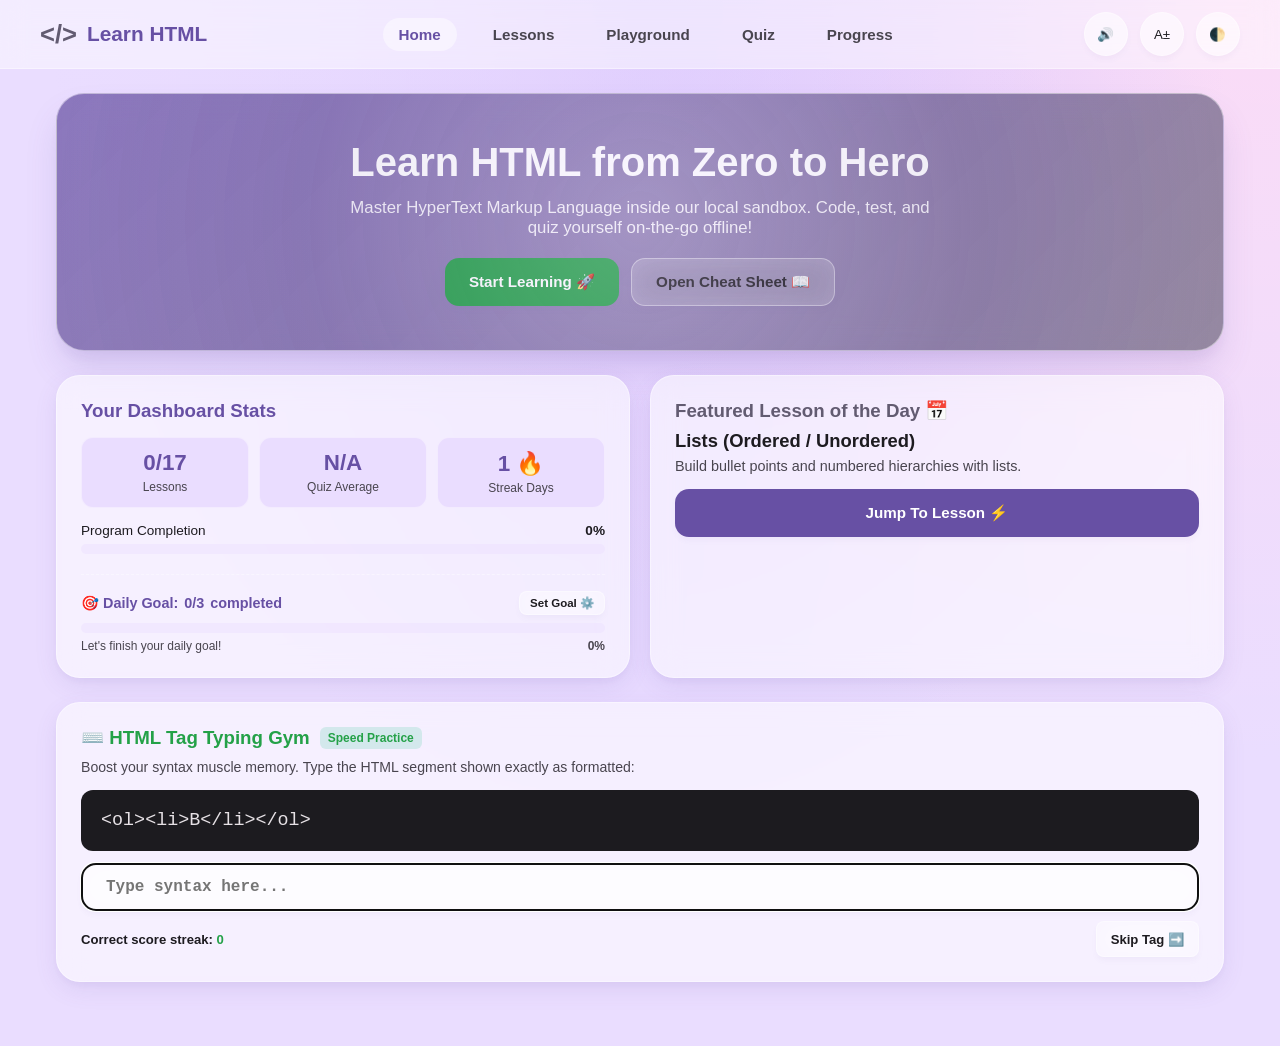
<file: app/src/main/assets/index.html>
<!DOCTYPE html>
<html lang="en">
<head>
    <meta charset="UTF-8">
    <meta name="viewport" content="width=device-width, initial-scale=1.0">
    <title>Learn HTML - Zero to Hero</title>
    <link rel="stylesheet" href="css/style.css">
</head>
<body>
    <!-- Toast Notifications Area -->
    <div class="toast-container" id="toastContainer"></div>

    <!-- App Header Banner -->
    <header class="app-header">
        <div class="header-container">
            <div class="logo">
                <span class="logo-icon">&lt;/&gt;</span>
                <span>Learn HTML</span>
            </div>
            
            <!-- Desktop Navbar -->
            <nav class="nav-desktop">
                <a href="index.html" class="active">Home</a>
                <a href="lessons.html">Lessons</a>
                <a href="playground.html">Playground</a>
                <a href="quiz.html">Quiz</a>
                <a href="progress.html">Progress</a>
            </nav>

            <div class="header-controls">
                <!-- Sound Toggle -->
                <button class="btn-control" id="soundToggleBtn" onclick="toggleSoundPref()" title="Toggle sound effects">
                    🔊
                </button>

                <!-- Font Sizer Menu -->
                <div class="font-sizer-menu">
                    <button class="btn-control" id="fontToggleBtn" onclick="toggleFontPopup()" title="Scale text size">
                        A±
                    </button>
                    <div class="font-popup" id="fontPopup">
                        <button id="font_small">Small Text</button>
                        <button id="font_medium">Medium Text</button>
                        <button id="font_large">Large Text</button>
                    </div>
                </div>

                <!-- Theme Toggle -->
                <button class="btn-control" onclick="toggleTheme()" title="Toggle Dark/Light style mode">
                    🌓
                </button>
            </div>
        </div>
    </header>

    <!-- App Core Pages Body Content -->
    <main class="app-content">
        <!-- Hero Section -->
        <section class="hero">
            <h1>Learn HTML from Zero to Hero</h1>
            <p>Master HyperText Markup Language inside our local sandbox. Code, test, and quiz yourself on-the-go offline!</p>
            <div style="display: flex; justify-content: center; gap: 12px; flex-wrap: wrap;">
                <a href="lessons.html" class="btn btn-success">Start Learning 🚀</a>
                <button class="btn btn-secondary" onclick="openCheatSheet()">Open Cheat Sheet 📖</button>
            </div>
        </section>

        <!-- Stats and Progress Rows -->
        <div class="grid-2">
            <!-- Learning Statistics Dashboard Card -->
            <div class="card">
                <h3 style="margin-bottom: 12px; color: var(--primary);">Your Dashboard Stats</h3>
                <div class="stats-grid">
                    <div class="stat-box">
                        <div class="stat-val" id="statsCompleted">0/17</div>
                        <div class="stat-lbl">Lessons</div>
                    </div>
                    <div class="stat-box">
                        <div class="stat-val" id="statsQuizAvg">0%</div>
                        <div class="stat-lbl">Quiz Average</div>
                    </div>
                    <div class="stat-box">
                        <div class="stat-val" id="statsStreak">0 🔥</div>
                        <div class="stat-lbl">Streak Days</div>
                    </div>
                </div>
                <!-- Linear progress indicator -->
                <div style="margin-top: 15px;">
                    <div style="display: flex; justify-content: space-between; font-size: 0.85rem; margin-bottom: 6px;">
                        <span>Program Completion</span>
                        <strong id="statsProgressPct">0%</strong>
                    </div>
                    <div style="height: 10px; background: var(--tab-inactive); border-radius: 5px; overflow: hidden;">
                        <div id="statsProgressBar" style="width: 0%; height: 100%; background: linear-gradient(90deg, var(--primary), var(--secondary)); transition: width 0.4s;"></div>
                    </div>
                </div>

                <!-- Daily Lesson Goal Card integration -->
                <div style="margin-top: 20px; border-top: 1px dashed var(--border-glass); padding-top: 16px;" id="dailyGoalContainer">
                    <div id="dailyGoalViewRow" style="display: flex; justify-content: space-between; align-items: center; margin-bottom: 8px;">
                        <span style="font-size: 0.9rem; font-weight: 700; color: var(--primary); display: flex; align-items: center; gap: 6px;">
                            🎯 Daily Goal: <span id="dailyGoalText">0/3</span> completed
                        </span>
                        <button class="btn btn-secondary btn-small" onclick="toggleDailyGoalEdit(true)" style="padding: 4px 10px; font-size: 0.72rem; min-height: auto; border-radius: 8px; margin: 0;" id="changeGoalBtn">
                            Set Goal ⚙️
                        </button>
                    </div>

                    <div id="dailyGoalEditRow" style="display: none; align-items: center; gap: 8px; margin-bottom: 8px;">
                        <span style="font-size: 0.82rem; color: var(--text-muted); flex: 1;">Target lessons today:</span>
                        <input type="number" id="dailyGoalInput" min="1" max="17" value="3" style="width: 60px; padding: 6px; border-radius: 8px; border: 1px solid var(--border-glass); background: var(--input-bg); color: var(--text-main); text-align: center; font-weight: bold;">
                        <button class="btn btn-success btn-small" onclick="saveDailyGoalSelection()" style="padding: 6px 10px; min-height: auto; border-radius: 8px; font-size: 0.75rem; margin: 0;">Save</button>
                        <button class="btn btn-secondary btn-small" onclick="toggleDailyGoalEdit(false)" style="padding: 6px 10px; min-height: auto; border-radius: 8px; font-size: 0.75rem; margin: 0;">✕</button>
                    </div>

                    <div style="height: 10px; background: var(--tab-inactive); border-radius: 5px; overflow: hidden; margin-bottom: 6px;">
                        <div id="dailyGoalProgressBar" style="width: 0%; height: 100%; background: linear-gradient(90deg, var(--success), #24A148); transition: width 0.4s;"></div>
                    </div>
                    <div style="display: flex; justify-content: space-between; align-items: center; font-size: 0.75rem; color: var(--text-muted);">
                        <span id="dailyGoalPhrase" style="font-weight: 500;">Let's finish your daily goal!</span>
                        <strong id="dailyGoalPercent">0%</strong>
                    </div>
                </div>
            </div>

            <!-- Featured Lesson of the Day -->
            <div class="card" id="featuredLessonCard">
                <h3 style="color: var(--secondary); margin-bottom: 8px;">Featured Lesson of the Day 📅</h3>
                <p id="featuredTitle" style="font-weight: 700; font-size: 1.15rem; margin-bottom: 6px;">Loading HTML tags...</p>
                <p id="featuredDesc" style="color: var(--text-muted); font-size: 0.9rem; margin-bottom: 15px;">Let's explore building interactive hyperlinks & formatting tags properly today.</p>
                <button class="btn btn-block" onclick="launchFeaturedLesson()">Jump To Lesson ⚡</button>
            </div>
        </div>

        <!-- Bonus Feature: Typing Practice Game -->
        <section class="card">
            <h3 style="color: var(--success); margin-bottom: 10px; display: flex; align-items: center; gap: 10px;">
                <span>⌨️ HTML Tag Typing Gym</span>
                <span style="font-size: 0.75rem; background: rgba(16, 185, 129, 0.15); padding: 4px 8px; border-radius: 6px;">Speed Practice</span>
            </h3>
            <p style="color: var(--text-muted); font-size: 0.88rem; margin-bottom: 15px;">Boost your syntax muscle memory. Type the HTML segment shown exactly as formatted:</p>
            
            <div class="typing-box" id="typingRefBox"></div>
            
            <input type="text" id="typingInputField" class="btn btn-secondary btn-block" style="text-align: left; background: var(--input-bg); font-family: monospace; font-size: 1rem; border: 1px solid var(--border-glass);" placeholder="Type syntax here..." autofocus autocomplete="off" spellcheck="false">
            
            <div style="display: flex; justify-content: space-between; align-items: center; margin-top: 10px; font-size: 0.82rem;">
                <span id="typingFeedback" style="font-weight: 600;">Correct score streak: <strong id="typingStreakCount" style="color: var(--success);">0</strong></span>
                <button class="btn btn-secondary btn-small" onclick="skipTypingTag()">Skip Tag ➡️</button>
            </div>
        </section>
    </main>

    <!-- Cheat Sheet Modal Drawer -->
    <div class="modal" id="cheatSheetModal">
        <div class="modal-content">
            <div class="modal-header">
                <h3 style="color: var(--primary);">HTML Tag Reference Cheat Sheet</h3>
                <button class="btn btn-secondary btn-small" onclick="closeCheatSheet()" style="min-height:36px; border-radius: 50%; font-weight:900;">✕</button>
            </div>
            <div class="modal-body">
                <p style="font-size: 0.88rem; color: var(--text-muted); margin-bottom: 15px;">Quick copy references for structures, forms, lists, and semantic HTML layouts:</p>
                
                <h4 style="margin-top: 15px; border-bottom: 1px solid var(--border-glass); padding-bottom: 4px;">Document Base</h4>
                <div style="display: grid; grid-template-columns: auto 1fr; gap: 10px; font-size: 0.85rem; margin-top: 8px;">
                    <code>&lt;!DOCTYPE html&gt;</code> <span>Informs browser of HTML5 version.</span>
                    <code>&lt;html&gt;</code> <span>The master folder wrapper.</span>
                    <code>&lt;head&gt;</code> <span>Houses web title, metatags config, and styles.</span>
                    <code>&lt;body&gt;</code> <span>Holds main visible webpage content.</span>
                </div>

                <h4 style="margin-top: 15px; border-bottom: 1px solid var(--border-glass); padding-bottom: 4px;">Text Formatting</h4>
                <div style="display: grid; grid-template-columns: auto 1fr; gap: 10px; font-size: 0.85rem; margin-top: 8px;">
                    <code>&lt;h1&gt; to &lt;h6&gt;</code> <span>Heading levels 1 (largest) down to 6.</span>
                    <code>&lt;p&gt;</code> <span>Creates standard text spacing paragraphs.</span>
                    <code>&lt;br&gt;</code> <span>Forces a single line break in body text.</span>
                    <code>&lt;strong&gt;</code> <span>Displays text characters in heavy bold.</span>
                    <code>&lt;em&gt;</code> <span>Formats letters in italics.</span>
                    <code>&lt;mark&gt;</code> <span>Highlights target selection in yellow neon.</span>
                </div>

                <h4 style="margin-top: 15px; border-bottom: 1px solid var(--border-glass); padding-bottom: 4px;">Tables & Columns</h4>
                <div style="display: grid; grid-template-columns: auto 1fr; gap: 10px; font-size: 0.85rem; margin-top: 8px;">
                    <code>&lt;table&gt;</code> <span>Declares grid table outline.</span>
                    <code>&lt;tr&gt;</code> <span>Specifies an individual table row.</span>
                    <code>&lt;td&gt;</code> <span>Houses a standard row data cell.</span>
                    <code>&lt;th&gt;</code> <span>Table grid headings (centered + bold).</span>
                    <code>colspan="X"</code> <span>Merge cell horizontally across columns.</span>
                </div>

                <h4 style="margin-top: 15px; border-bottom: 1px solid var(--border-glass); padding-bottom: 4px;">Interactive Forms</h4>
                <div style="display: grid; grid-template-columns: auto 1fr; gap: 10px; font-size: 0.85rem; margin-top: 8px;">
                    <code>&lt;form&gt;</code> <span>Container wrapping inputs and dispatcher.</span>
                    <code>&lt;input type="X"&gt;</code> <span>Inputs like text, password, and email.</span>
                    <code>&lt;textarea&gt;</code> <span>Larger text boxes for review comments.</span>
                    <code>&lt;select&gt;</code> <span>Initializes dropdown popup drawer lists.</span>
                </div>
            </div>
            <div class="modal-footer">
                <button class="btn btn-secondary" onclick="closeCheatSheet()">Dismiss Reference</button>
            </div>
        </div>
    </div>

    <!-- Floating Navigation Bar for Mobile -->
    <nav class="nav-mobile">
        <a href="index.html" class="nav-mobile-item active">
            <svg viewBox="0 0 24 24">
                <path d="M10 20v-6h4v6h5v-8h3L12 3 2 12h3v8z"/>
            </svg>
            <span>Home</span>
        </a>
        <a href="lessons.html" class="nav-mobile-item">
            <svg viewBox="0 0 24 24">
                <path d="M12 3L1 9l11 6 9-4.91V17h2V9L12 3zM5.89 12.5L12 15.83l6.11-3.33L12 9.17 5.89 12.5z"/>
            </svg>
            <span>Lessons</span>
        </a>
        <a href="playground.html" class="nav-mobile-item">
            <svg viewBox="0 0 24 24">
                <path d="M9.4 16.6L4.8 12l4.6-4.6L8 6l-6 6 6 6 1.4-1.4zm5.2 0l4.6-4.6-4.6-4.6L16 6l6 6-6 6-1.4-1.4z"/>
            </svg>
            <span>Playground</span>
        </a>
        <a href="quiz.html" class="nav-mobile-item">
            <svg viewBox="0 0 24 24">
                <path d="M14 2H6c-1.1 0-1.99.9-1.99 2L4 20c0 1.1.89 2 1.99 2H18c1.1 0 2-.9 2-2V8l-6-6zm2 16H8v-2h8v2zm0-4H8v-2h8v2zm-3-5V3.5L18.5 9H13z"/>
            </svg>
            <span>Quiz</span>
        </a>
        <a href="progress.html" class="nav-mobile-item">
            <svg viewBox="0 0 24 24">
                <path d="M16 6l2.29 2.29-4.88 4.88-4-4L2 16.59 3.41 18l6-6 4 4 6.3-6.29L22 12V6h-6z"/>
            </svg>
            <span>Progress</span>
        </a>
    </nav>

    <!-- Load scripts in logical order -->
    <script src="js/lessons.js"></script>
    <script src="js/quiz.js"></script>
    <script src="js/main.js"></script>
    
    <script>
        // Home Screen Logic
        let selectedFeaturedLessonId = "l1_intro";

        function updateStatsDisplay() {
            // Completed lesson counts
            const total = HTML_LESSONS.length;
            const done = completedLessons.length;
            document.getElementById("statsCompleted").textContent = `${done}/${total}`;
            
            // Percentage Bar calculation
            const pct = Math.round((done / total) * 100);
            document.getElementById("statsProgressPct").textContent = `${pct}%`;
            document.getElementById("statsProgressBar").style.width = `${pct}%`;

            // Quiz Average
            if (quizScores.length > 0) {
                const sum = quizScores.reduce((a, b) => a + b, 0);
                const avg = Math.round(sum / quizScores.length);
                document.getElementById("statsQuizAvg").textContent = `${avg}%`;
            } else {
                document.getElementById("statsQuizAvg").textContent = "N/A";
            }

            // Streak Day
            document.getElementById("statsStreak").textContent = `${userStreak} 🔥`;

            // Daily Goal Display Updates
            updateDailyGoalDisplay();
        }

        function updateDailyGoalDisplay() {
            const completedToday = getLessonsCompletedTodayCount();
            const dailyGoal = getDailyGoal();
            
            document.getElementById("dailyGoalText").textContent = `${completedToday}/${dailyGoal}`;
            document.getElementById("dailyGoalInput").value = dailyGoal;
            
            const pct = dailyGoal > 0 ? Math.round((completedToday / dailyGoal) * 100) : 0;
            const barPct = Math.min(100, pct);
            
            document.getElementById("dailyGoalPercent").textContent = `${pct}%`;
            document.getElementById("dailyGoalProgressBar").style.width = `${barPct}%`;
            
            const phraseSpan = document.getElementById("dailyGoalPhrase");
            if (pct >= 100) {
                phraseSpan.innerHTML = "🎉 <strong style='color: var(--success);'>Goal Achieved today! Good job!</strong>";
                document.getElementById("dailyGoalProgressBar").style.background = "linear-gradient(90deg, #24A148, #1E8239)";
            } else if (pct >= 50) {
                phraseSpan.textContent = "More than halfway there! Keep it up!";
                document.getElementById("dailyGoalProgressBar").style.background = "linear-gradient(90deg, var(--success), #24A148)";
            } else {
                phraseSpan.textContent = "Let's finish your daily goal!";
                document.getElementById("dailyGoalProgressBar").style.background = "linear-gradient(90deg, var(--success), #24A148)";
            }
        }

        function toggleDailyGoalEdit(show) {
            document.getElementById("dailyGoalViewRow").style.display = show ? "none" : "flex";
            document.getElementById("dailyGoalEditRow").style.display = show ? "flex" : "none";
            if (show) {
                document.getElementById("dailyGoalInput").focus();
            }
        }

        function saveDailyGoalSelection() {
            const val = parseInt(document.getElementById("dailyGoalInput").value);
            if (isNaN(val) || val < 1) {
                showToast("Please enter a valid goal (1 or more).", "danger");
                return;
            }
            if (val > HTML_LESSONS.length) {
                showToast(`Daily goal set to ${val} (higher than total catalog of ${HTML_LESSONS.length}).`, "warning");
            }
            setDailyGoal(val);
            toggleDailyGoalEdit(false);
            showToast(`Daily Goal set to ${val} lessons! 🎯`, "success");
            playCorrectSound();
        }

        window.addEventListener("dailyGoalUpdated", () => {
            // Retrieve latest global variables
            completedLessons = JSON.parse(localStorage.getItem("html_completed_lessons") || "[]");
            updateStatsDisplay();
        });

        function setFeaturedLesson() {
            // Pick a lesson dynamically based on weekday index
            const dayOfIndex = new Date().getDay();
            const featuredIndex = dayOfIndex % HTML_LESSONS.length;
            const lesson = HTML_LESSONS[featuredIndex];
            
            if (lesson) {
                selectedFeaturedLessonId = lesson.id;
                document.getElementById("featuredTitle").textContent = lesson.title;
                document.getElementById("featuredDesc").textContent = lesson.desc;
            }
        }

        function launchFeaturedLesson() {
            // Save selection dynamically and redirect to lessons.html opening modal directly!
            localStorage.setItem("launch_lesson_id", selectedFeaturedLessonId);
            window.location.href = "lessons.html";
        }

        // Tag Typing Practice mechanics
        const TYPING_TAGS_POOL = [
            "<h1>Title</h1>",
            "<p>Writing text</p>",
            "<strong>Important</strong>",
            "<em>Emphasis</em>",
            "<hr>",
            "<br>",
            "<ul><li>A</li></ul>",
            "<ol><li>B</li></ol>",
            "<a href='url'>Link</a>",
            "<img src='img.jpg' alt='tag'>",
            "<table border='1'></table>",
            "<tr><td>Cell</td></tr>",
            "<input type='text'>",
            "<textarea rows='3'></textarea>",
            "<button type='submit'>Run</button>",
            "<header></header>",
            "<nav><a href='#'>Index</a></nav>",
            "<iframe src='blank'></iframe>",
            "<video controls></video>",
            "<sub>subscript</sub>"
        ];

        let targetTypingString = "";
        let currentTypingStreak = parseInt(localStorage.getItem("typing_game_streak") || "0");

        function initTypingChallenge() {
            const index = Math.floor(Math.random() * TYPING_TAGS_POOL.length);
            targetTypingString = TYPING_TAGS_POOL[index];
            document.getElementById("typingRefBox").textContent = targetTypingString;
            document.getElementById("typingInputField").value = "";
            document.getElementById("typingStreakCount").textContent = currentTypingStreak;
        }

        function skipTypingTag() {
            currentTypingStreak = 0;
            localStorage.setItem("typing_game_streak", "0");
            initTypingChallenge();
            showToast("Tag skipped correctly.", "warning");
        }

        // Input checks as typing proceeds
        document.getElementById("typingInputField").addEventListener("input", function(e) {
            const inputVal = e.target.value;
            const refText = targetTypingString;
            
            // Compare characters
            if (inputVal === refText) {
                currentTypingStreak += 1;
                localStorage.setItem("typing_game_streak", currentTypingStreak.toString());
                playCorrectSound();
                showToast("Perfect match! 🔥", "success");
                initTypingChallenge();
            } else if (refText.startsWith(inputVal)) {
                // Keep input field standard style
                document.getElementById("typingRefBox").innerHTML = `<span class="typing-cursor">${refText.slice(0, inputVal.length)}</span>${refText.slice(inputVal.length)}`;
            } else {
                // highlight syntax errors visually in red
                document.getElementById("typingRefBox").innerHTML = `<span class="typing-incorrect">${refText.slice(0, inputVal.length)}</span>${refText.slice(inputVal.length)}`;
                playTone(150, "sine", 0.05); // light mistake sound
            }
        });

        // Cheat Sheet control modals
        function openCheatSheet() {
            document.getElementById("cheatSheetModal").classList.add("show");
            playTone(450, "sine", 0.08);
        }

        function closeCheatSheet() {
            document.getElementById("cheatSheetModal").classList.remove("show");
            playTone(350, "sine", 0.08);
        }

        // Set Sound pref
        function toggleSoundPref() {
            soundEnabled = !soundEnabled;
            localStorage.setItem("html_sound_enabled", soundEnabled.toString());
            const btn = document.getElementById("soundToggleBtn");
            if (soundEnabled) {
                btn.textContent = "🔊";
                showToast("Synthesized sounds enabled!", "success");
                playTone(440, "sine", 0.1);
            } else {
                btn.textContent = "🔇";
                showToast("Sounds muted.", "warning");
            }
        }

        function initSoundButtonText() {
            const btn = document.getElementById("soundToggleBtn");
            if (btn) {
                btn.textContent = soundEnabled ? "🔊" : "🔇";
            }
        }

        document.addEventListener("DOMContentLoaded", () => {
            updateStreak();
            updateStatsDisplay();
            setFeaturedLesson();
            initTypingChallenge();
            initSoundButtonText();
        });
    </script>
</body>
</html>
</file>
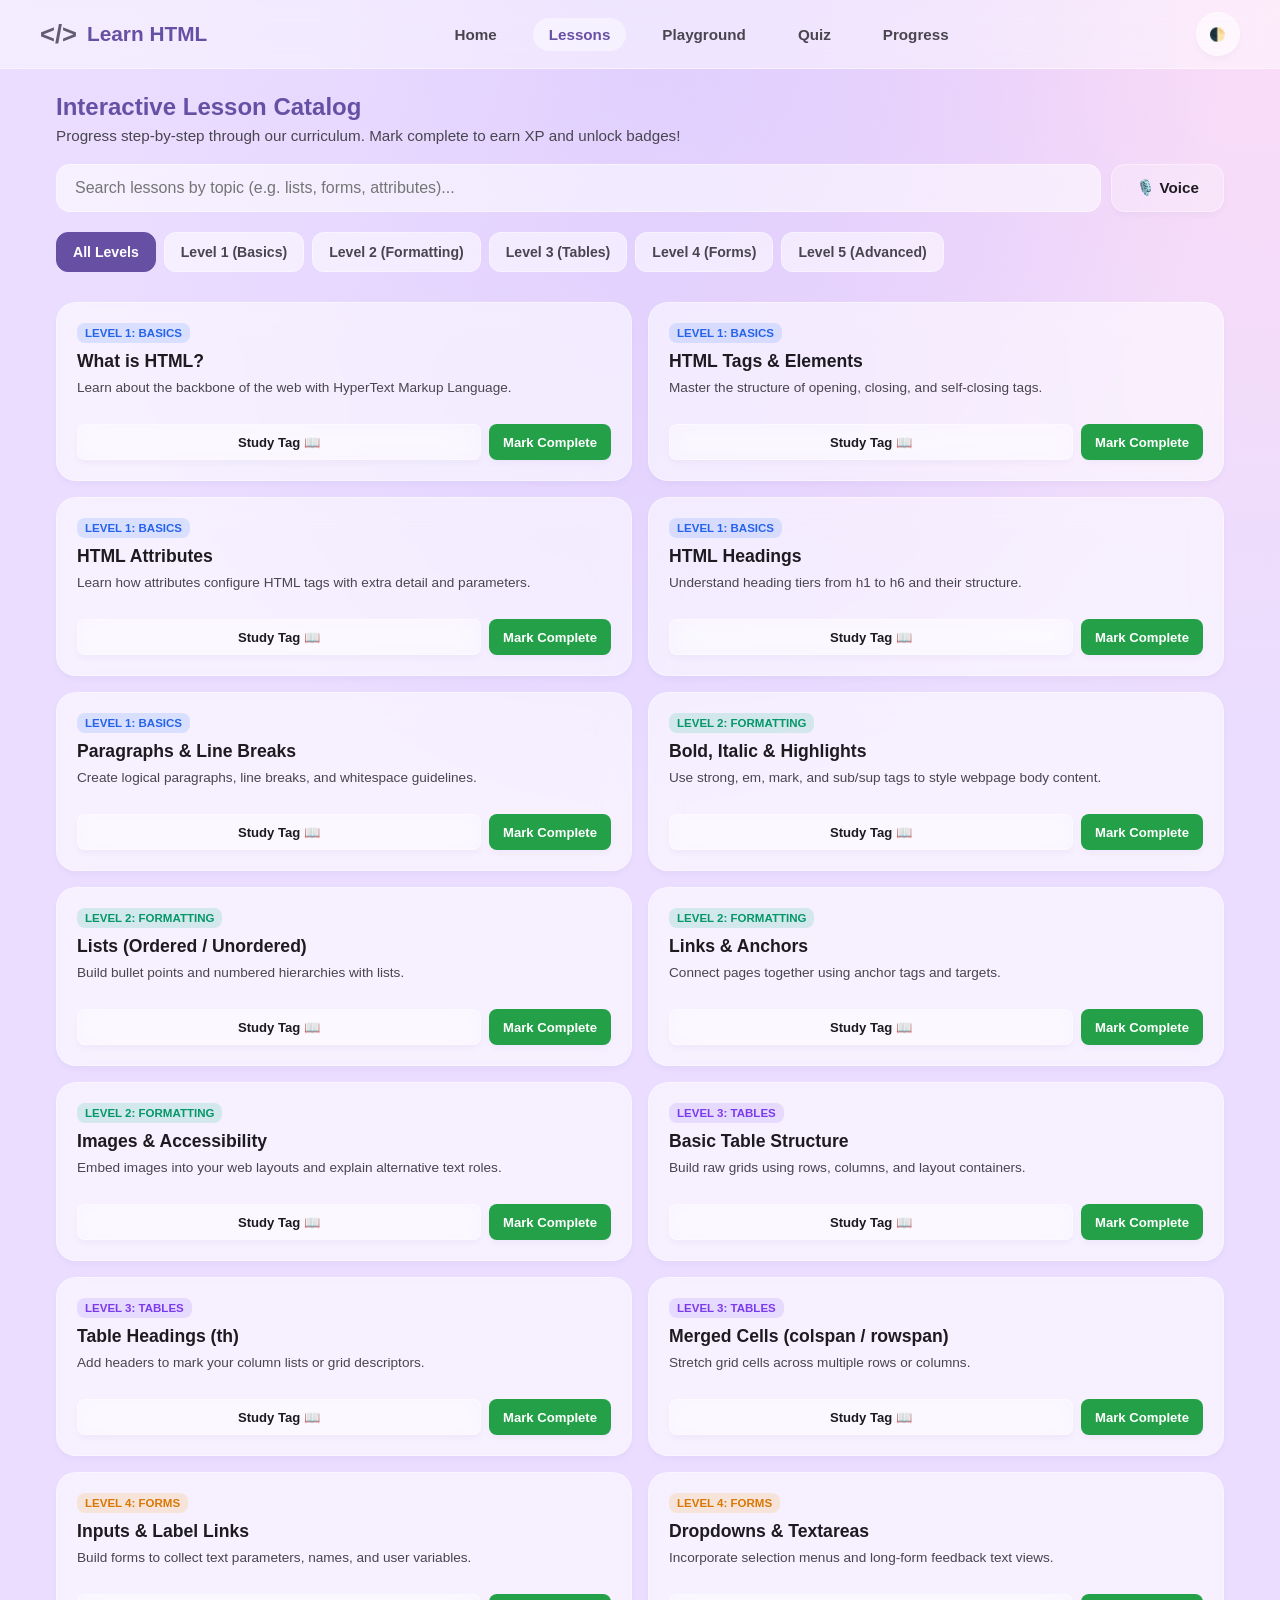
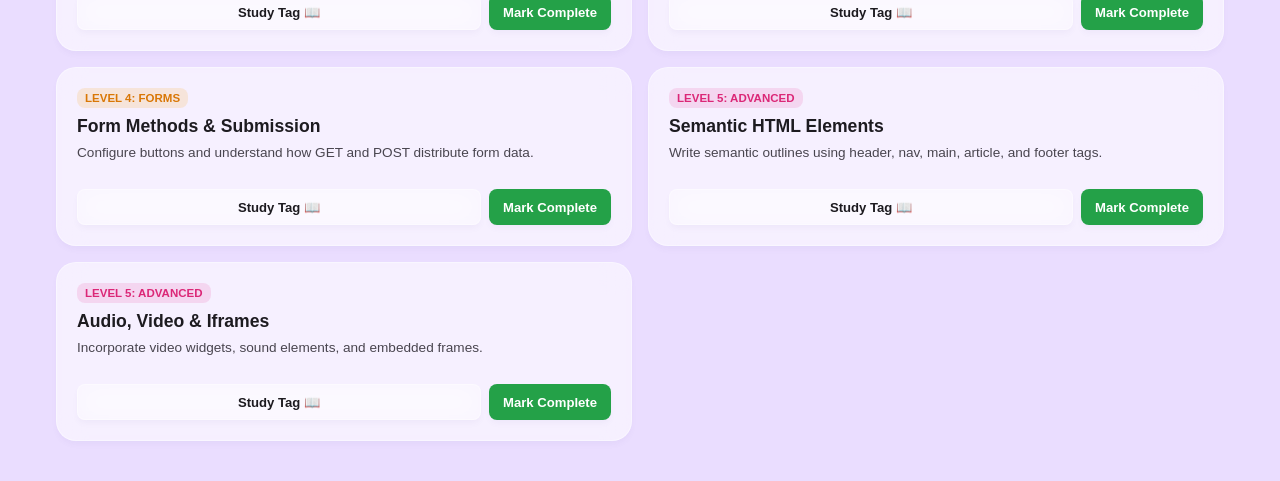
<file: app/src/main/assets/lessons.html>
<!DOCTYPE html>
<html lang="en">
<head>
    <meta charset="UTF-8">
    <meta name="viewport" content="width=device-width, initial-scale=1.0">
    <title>Learn HTML - Interactive Lessons</title>
    <link rel="stylesheet" href="css/style.css">
    <style>
        /* Embedded styling helper for lessons */
        .search-container {
            display: flex;
            gap: 10px;
            margin-bottom: 20px;
        }
        .search-input {
            flex: 1;
            background: var(--card-bg);
            border: 1px solid var(--border-glass);
            color: var(--text-main);
            padding: 12px 18px;
            border-radius: 14px;
            font-size: 1rem;
            outline: none;
            min-height: 48px;
            transition: border-color 0.25s cubic-bezier(0.4, 0, 0.2, 1), box-shadow 0.25s cubic-bezier(0.4, 0, 0.2, 1);
        }
        .search-input:focus {
            border-color: var(--primary);
            box-shadow: 0 0 0 3px rgba(103, 80, 164, 0.25);
        }
        .search-highlight {
            background: rgba(103, 80, 164, 0.26);
            padding: 0 3px;
            border-radius: 4px;
            color: inherit;
        }
        body.dark-mode .search-highlight {
            background: rgba(182, 157, 248, 0.35);
        }
        /* Modal split styling for sandbox inside lesson explanation */
        .modal-split {
            display: flex;
            flex-direction: column;
            gap: 16px;
            margin-top: 20px;
            border-top: 1px solid var(--border-glass);
            padding-top: 20px;
        }
        .modal-sandbox-editor {
            background: var(--code-bg);
            border-radius: 12px;
            border: 1px solid var(--border-glass);
            display: flex;
            flex-direction: column;
            overflow: hidden;
            height: 240px;
        }
        .modal-sandbox-title {
            background: rgba(0,0,0,0.25);
            padding: 8px 14px;
            color: #94a3b8;
            font-size: 0.8rem;
            font-family: monospace;
            display: flex;
            justify-content: space-between;
        }
        .modal-sandbox-preview {
            background: white;
            border-radius: 12px;
            border: 1px solid var(--border-glass);
            height: 180px;
            overflow: hidden;
            display: flex;
            flex-direction: column;
        }
        @media (min-width: 640px) {
            .modal-split {
                flex-direction: row;
            }
            .modal-sandbox-editor, .modal-sandbox-preview {
                flex: 1;
            }
            .modal-sandbox-editor {
                height: 320px;
            }
            .modal-sandbox-preview {
                height: 320px;
            }
        }
    </style>
</head>
<body>
    <div class="toast-container" id="toastContainer"></div>

    <!-- App Header -->
    <header class="app-header">
        <div class="header-container">
            <div class="logo">
                <span class="logo-icon">&lt;/&gt;</span>
                <span>Learn HTML</span>
            </div>
            <nav class="nav-desktop">
                <a href="index.html">Home</a>
                <a href="lessons.html" class="active">Lessons</a>
                <a href="playground.html">Playground</a>
                <a href="quiz.html">Quiz</a>
                <a href="progress.html">Progress</a>
            </nav>
            <div class="header-controls">
                <button class="btn-control" onclick="toggleTheme()" title="Toggle Dark Mode">🌓</button>
            </div>
        </div>
    </header>

    <!-- Main Content -->
    <main class="app-content">
        <h2 style="margin-bottom: 6px; color: var(--primary);">Interactive Lesson Catalog</h2>
        <p style="color: var(--text-muted); margin-bottom: 20px; font-size: 0.95rem;">Progress step-by-step through our curriculum. Mark complete to earn XP and unlock badges!</p>

        <!-- Search Bar and Voice commands -->
        <div class="search-container">
            <input type="text" id="lessonSearchField" class="search-input" placeholder="Search lessons by topic (e.g. lists, forms, attributes)..." oninput="filterLessons()">
            <button class="btn btn-secondary" style="min-height: 48px; border-radius: 14px;" onclick="voiceSearchTrigger()" title="Voice search lessons">
                🎙️ Voice
            </button>
        </div>

        <!-- Sticky Level Filter Tabs -->
        <div class="level-tabs" id="levelTabsContainer">
            <button class="level-btn active" onclick="filterByLevel('all')">All Levels</button>
            <button class="level-btn" onclick="filterByLevel(1)">Level 1 (Basics)</button>
            <button class="level-btn" onclick="filterByLevel(2)">Level 2 (Formatting)</button>
            <button class="level-btn" onclick="filterByLevel(3)">Level 3 (Tables)</button>
            <button class="level-btn" onclick="filterByLevel(4)">Level 4 (Forms)</button>
            <button class="level-btn" onclick="filterByLevel(5)">Level 5 (Advanced)</button>
        </div>

        <!-- Lessons Cards Grid layout -->
        <div class="lesson-grid" id="lessonsGrid">
            <!-- Dynamic Injection of Lesson Cards -->
        </div>
    </main>

    <!-- Detailed Explanation Modal (With nested Editor Sandbox) -->
    <div class="modal" id="lessonDetailModal">
        <div class="modal-content" style="max-width: 820px;">
            <div class="modal-header">
                <div>
                    <span class="lesson-badge badge-basics" id="modalLevelBadge" style="margin-bottom: 4px; display: inline-block;">Level 1</span>
                    <h3 id="modalLessonTitle" style="color: var(--primary);">Lesson Title</h3>
                </div>
                <button class="btn btn-secondary btn-small" onclick="closeLessonModal()" style="min-height:36px; border-radius: 50%; width: 40px;">✕</button>
            </div>
            
            <div class="modal-body" style="overflow-y: auto;">
                <!-- HTML Concepts explanation block -->
                <div id="modalExplanationArea" style="line-height: 1.6; font-size: 0.98rem; margin-bottom: 20px;">
                    Explanation text details...
                </div>

                <!-- Live Editor Sandbox split-screen nested inside modal -->
                <h4 style="margin-top: 15px; border-bottom: 1px solid var(--border-glass); padding-bottom: 6px; color: var(--secondary);">
                    🛠️ Try It Yourself Sandbox
                </h4>
                <p style="font-size: 0.85rem; color: var(--text-muted); margin-bottom: 10px;">
                    Modify the code in the editor on the left (or top), then click <strong>Run Code Play</strong> to view dynamic changes instantly!
                </p>

                <div class="modal-split">
                    <!-- Textarea Code Input Editor -->
                    <div class="modal-sandbox-editor">
                        <div class="modal-sandbox-title">
                            <span>HTML5 Workspace</span>
                            <button onclick="resetSandboxCode()" style="background:transparent; border:none; color: #60a5fa; cursor:pointer; font-weight:700;">Reset</button>
                        </div>
                        <textarea id="modalTextareaEditor" class="editor-textarea" style="background:#0F172A;"></textarea>
                    </div>

                    <!-- Render Target Iframe -->
                    <div class="modal-sandbox-preview">
                        <div class="preview-header" style="background: #cbd5e1; color:#1e293b;">
                            <span>Real-Time Output Frame</span>
                            <span style="font-size: 0.75rem; color: green; font-weight:700;">● Live</span>
                        </div>
                        <iframe id="modalPreviewIframe" class="preview-iframe"></iframe>
                    </div>
                </div>
            </div>

            <div class="modal-footer" style="justify-content: space-between;">
                <button class="btn btn-secondary" onclick="openFullPlayground()" title="Load code to full editor">
                    🚀 Load to Full Editor
                </button>
                <div style="display: flex; gap: 8px;">
                    <button class="btn btn-secondary" onclick="closeLessonModal()">Close</button>
                    <button class="btn btn-success" id="modalCompleteBtn" onclick="modalMarkCompleted()">
                        Mark Finished ✔
                    </button>
                </div>
            </div>
        </div>
    </div>

    <!-- Floating Mobile Tabs -->
    <nav class="nav-mobile">
        <a href="index.html" class="nav-mobile-item">
            <svg viewBox="0 0 24 24"><path d="M10 20v-6h4v6h5v-8h3L12 3 2 12h3v8z"/></svg>
            <span>Home</span>
        </a>
        <a href="lessons.html" class="nav-mobile-item active">
            <svg viewBox="0 0 24 24"><path d="M12 3L1 9l11 6 9-4.91V17h2V9L12 3zM5.89 12.5L12 15.83l6.11-3.33L12 9.17 5.89 12.5z"/></svg>
            <span>Lessons</span>
        </a>
        <a href="playground.html" class="nav-mobile-item">
            <svg viewBox="0 0 24 24"><path d="M9.4 16.6L4.8 12l4.6-4.6L8 6l-6 6 6 6 1.4-1.4zm5.2 0l4.6-4.6-4.6-4.6L16 6l6 6-6 6-1.4-1.4z"/></svg>
            <span>Playground</span>
        </a>
        <a href="quiz.html" class="nav-mobile-item">
            <svg viewBox="0 0 24 24"><path d="M14 2H6c-1.1 0-1.99.9-1.99 2L4 20c0 1.1.89 2 1.99 2H18c1.1 0 2-.9 2-2V8l-6-6zm2 16H8v-2h8v2zm0-4H8v-2h8v2zm-3-5V3.5L18.5 9H13z"/></svg>
            <span>Quiz</span>
        </a>
        <a href="progress.html" class="nav-mobile-item">
            <svg viewBox="0 0 24 24"><path d="M16 6l2.29 2.29-4.88 4.88-4-4L2 16.59 3.41 18l6-6 4 4 6.3-6.29L22 12V6h-6z"/></svg>
            <span>Progress</span>
        </a>
    </nav>

    <!-- Load scripts in logical order -->
    <script src="js/lessons.js"></script>
    <script src="js/main.js"></script>
    
    <script>
        let currentFilterOption = "all";
        let activeSelectedLessonObj = null;

        function getBadgeClass(level) {
            switch(level) {
                case 1: return "badge-basics";
                case 2: return "badge-formatting";
                case 3: return "badge-tables";
                case 4: return "badge-forms";
                case 5: return "badge-advanced";
                default: return "badge-basics";
            }
        }

        // Highlighting helper for matched query keywords
        function highlightMatch(text, keywords) {
            if (!keywords || keywords.length === 0 || !text) return text;
            const sortedKeywords = [...keywords].sort((a, b) => b.length - a.length);
            const escapedKws = sortedKeywords.map(kw => kw.replace(/[-\/\\^$*+?.()|[\]{}]/g, '\\$&'));
            const pattern = new RegExp(`(${escapedKws.join('|')})`, 'gi');
            return text.replace(pattern, '<mark class="search-highlight">$1</mark>');
        }

        // Render lessons grid to layout
        function renderLessons() {
            const grid = document.getElementById("lessonsGrid");
            grid.innerHTML = "";
            
            const rawSearchQuery = document.getElementById("lessonSearchField").value;
            const searchQuery = rawSearchQuery.toLowerCase().trim();
            const keywords = searchQuery ? searchQuery.split(/\s+/).filter(k => k.length > 0) : [];
            
            const filtered = HTML_LESSONS.filter(lesson => {
                // filter by Level Tab
                if (currentFilterOption !== "all" && lesson.level != currentFilterOption) {
                    return false;
                }
                // filter by text keywords
                if (keywords.length > 0) {
                    const combinedText = (lesson.title + " " + lesson.desc + " " + (lesson.levelName || "") + " " + (lesson.difficulty || "")).toLowerCase();
                    const matchesAllKeywords = keywords.every(kw => combinedText.includes(kw));
                    if (!matchesAllKeywords) {
                        return false;
                    }
                }
                return true;
            });

            if (filtered.length === 0) {
                grid.innerHTML = `
                    <div class="card" style="grid-column: 1/-1; text-align: center; padding: 40px; border-style: dashed;">
                        <span style="font-size: 2.5rem; display:block; margin-bottom: 10px;">🔍</span>
                        <h4 style="color: var(--text-muted);">No lessons matched your search query.</h4>
                        <button class="btn btn-secondary btn-small" style="margin-top:12px;" onclick="resetFilters()">Reset Search</button>
                    </div>
                `;
                return;
            }

            filtered.forEach(lesson => {
                const isDone = completedLessons.includes(lesson.id);
                const card = document.createElement("div");
                card.className = `lesson-card ${isDone ? 'completed' : ''}`;
                
                // Highlight matches inside title and description dynamically
                const displayTitle = highlightMatch(lesson.title, keywords);
                const displayDesc = highlightMatch(lesson.desc, keywords);
                
                card.innerHTML = `
                    <div>
                        <div class="lesson-card-header">
                            <span class="lesson-badge ${getBadgeClass(lesson.level)}">${lesson.levelName}</span>
                            ${isDone ? '<span class="complete-icon">✔</span>' : ''}
                        </div>
                        <h3 style="margin-top: 8px; margin-bottom: 6px; color: var(--text-main); font-size:1.1rem;">${displayTitle}</h3>
                        <p style="color: var(--text-muted); font-size:0.85rem; line-height:1.4;">${displayDesc}</p>
                    </div>
                    
                    <div style="display: flex; gap: 8px; margin-top: 15px;">
                        <button class="btn btn-secondary btn-small" onclick="openLessonModal('${lesson.id}'); event.stopPropagation();" style="flex:1;">
                            Study Tag 📖
                        </button>
                        <button class="btn ${isDone ? 'btn-secondary' : 'btn-success'} btn-small" id="completeBtn_${lesson.id}" onclick="toggleCompleteStatus('${lesson.id}'); event.stopPropagation();">
                            ${isDone ? 'Completed' : 'Mark Complete'}
                        </button>
                    </div>
                `;
                grid.appendChild(card);
            });
        }

        function filterByLevel(level) {
            currentFilterOption = level;
            const tabs = document.querySelectorAll("#levelTabsContainer button");
            tabs.forEach(tab => {
                const text = tab.textContent;
                if ((level === 'all' && text.includes("All")) || 
                    (level !== 'all' && text.includes(`Level ${level}`))) {
                    tab.classList.add("active");
                } else {
                    tab.classList.remove("active");
                }
            });
            renderLessons();
            playTone(400, "sine", 0.05);
        }

        function filterLessons() {
            renderLessons();
        }

        function resetFilters() {
            document.getElementById("lessonSearchField").value = "";
            filterByLevel('all');
        }

        function voiceSearchTrigger() {
            triggerVoiceSearch(query => {
                document.getElementById("lessonSearchField").value = query;
                renderLessons();
            });
        }

        function toggleCompleteStatus(id) {
            if (completedLessons.includes(id)) {
                unmarkLessonComplete(id);
            } else {
                markLessonComplete(id);
            }
            renderLessons();
        }

        // Lesson Detail Modal & Sandbox Editor functions
        function openLessonModal(id) {
            const lesson = HTML_LESSONS.find(l => l.id === id);
            if (!lesson) return;
            
            activeSelectedLessonObj = lesson;
            
            // Set Modal metadata texts
            const badge = document.getElementById("modalLevelBadge");
            badge.textContent = lesson.levelName;
            badge.className = `lesson-badge ${getBadgeClass(lesson.level)}`;
            
            document.getElementById("modalLessonTitle").textContent = lesson.title;
            document.getElementById("modalExplanationArea").innerHTML = lesson.explanation;
            
            // Load code into split sandbox
            document.getElementById("modalTextareaEditor").value = lesson.tryYourself;
            
            // Update modal complete button state
            const finishBtn = document.getElementById("modalCompleteBtn");
            if (completedLessons.includes(id)) {
                finishBtn.textContent = "Completed ✔";
                finishBtn.className = "btn btn-secondary";
            } else {
                finishBtn.textContent = "Mark Completed & Claim XP";
                finishBtn.className = "btn btn-success";
            }

            // Expose Modal
            document.getElementById("lessonDetailModal").classList.add("show");
            playTone(550, "sine", 0.1);
            
            // Initialize sandbox preview rendering
            updateSandboxPreview();
            
            // Listen to typing inside modal sandbox to trigger real-time iframe preview!
            document.getElementById("modalTextareaEditor").addEventListener("input", updateSandboxPreview);
        }

        function closeLessonModal() {
            document.getElementById("lessonDetailModal").classList.remove("show");
            playTone(350, "sine", 0.08);
            activeSelectedLessonObj = null;
        }

        // Update target iframe rendering
        function updateSandboxPreview() {
            const code = document.getElementById("modalTextareaEditor").value;
            const iframe = document.getElementById("modalPreviewIframe");
            if (iframe) {
                const doc = iframe.contentDocument || iframe.contentWindow.document;
                doc.open();
                doc.write(code);
                doc.close();
            }
        }

        function resetSandboxCode() {
            if (activeSelectedLessonObj) {
                document.getElementById("modalTextareaEditor").value = activeSelectedLessonObj.tryYourself;
                updateSandboxPreview();
                showToast("Sandbox code reset successfully.", "warning");
                playTone(400, "sine", 0.08);
            }
        }

        function modalMarkCompleted() {
            if (activeSelectedLessonObj) {
                const alreadyDone = completedLessons.includes(activeSelectedLessonObj.id);
                if (!alreadyDone) {
                    markLessonComplete(activeSelectedLessonObj.id);
                    renderLessons();
                    closeLessonModal();
                } else {
                    showToast("Lesson was already marked completed", "warning");
                }
            }
        }

        function openFullPlayground() {
            if (activeSelectedLessonObj) {
                // save code to localStorage and head to playground.html
                localStorage.setItem("playground_load_code", document.getElementById("modalTextareaEditor").value);
                window.location.href = "playground.html";
            }
        }

        document.addEventListener("DOMContentLoaded", () => {
            renderLessons();
            
            const launchId = localStorage.getItem("launch_lesson_id");
            if (launchId) {
                // auto popup requested lesson
                localStorage.removeItem("launch_lesson_id");
                setTimeout(() => {
                    openLessonModal(launchId);
                }, 300);
            }
        });
    </script>
</body>
</html>
</file>
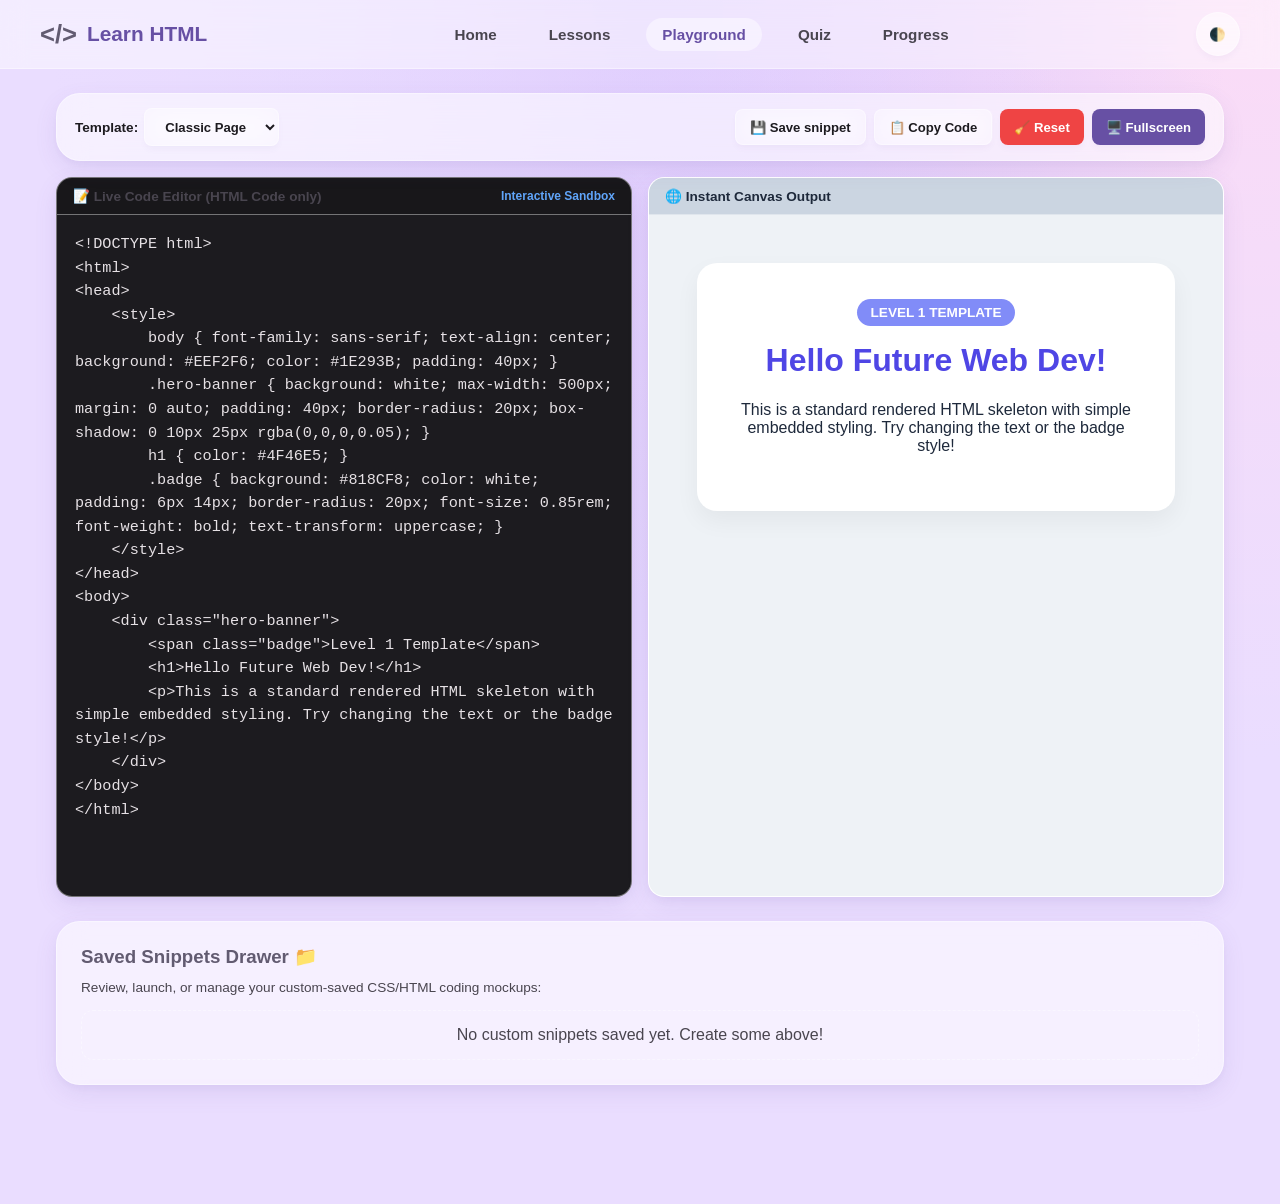
<file: app/src/main/assets/playground.html>
<!DOCTYPE html>
<html lang="en">
<head>
    <meta charset="UTF-8">
    <meta name="viewport" content="width=device-width, initial-scale=1.0">
    <title>Learn HTML - Code Playground</title>
    <link rel="stylesheet" href="css/style.css">
    <style>
        /* Immersive Playground overrides */
        .play-row {
            display: flex;
            flex-direction: column;
            gap: 16px;
            height: calc(100vh - 180px);
            min-height: 500px;
        }
        .play-panel {
            flex: 1;
            display: flex;
            flex-direction: column;
            border-radius: 16px;
            overflow: hidden;
            border: 1px solid var(--border-glass);
            box-shadow: var(--shadow-md);
        }
        .editor-panel {
            background: var(--code-bg);
        }
        .preview-panel {
            background: white;
            color: black;
        }
        .play-header {
            background: rgba(0,0,0,0.15);
            padding: 10px 16px;
            display: flex;
            justify-content: space-between;
            align-items: center;
            font-size: 0.85rem;
            color: var(--text-muted);
            font-weight: 600;
            border-bottom: 1px solid var(--border-glass);
        }
        .play-textarea {
            width: 100%;
            flex: 1;
            background: transparent;
            border: none;
            color: var(--code-text);
            font-family: 'Consolas', 'Courier New', Courier, monospace;
            font-size: 0.95rem;
            padding: 18px;
            resize: none;
            outline: none;
            line-height: 1.55;
        }
        .preview-frame {
            width: 100%;
            flex: 1;
            border: none;
            background: white;
        }
        /* Mobile vs desktop layout styling */
        @media (min-width: 1024px) {
            .play-row {
                flex-direction: row;
            }
        }
        /* Fullscreen Preview class toggles */
        .fullscreen-preview {
            position: fixed;
            top: 0;
            left: 0;
            width: 100% !important;
            height: 100% !important;
            z-index: 9999;
            border-radius: 0;
        }
    </style>
</head>
<body>
    <div class="toast-container" id="toastContainer"></div>

    <!-- App Header -->
    <header class="app-header">
        <div class="header-container">
            <div class="logo">
                <span class="logo-icon">&lt;/&gt;</span>
                <span>Learn HTML</span>
            </div>
            <nav class="nav-desktop">
                <a href="index.html">Home</a>
                <a href="lessons.html">Lessons</a>
                <a href="playground.html" class="active">Playground</a>
                <a href="quiz.html">Quiz</a>
                <a href="progress.html">Progress</a>
            </nav>
            <div class="header-controls">
                <button class="btn-control" onclick="toggleTheme()" title="Toggle Dark Mode">🌓</button>
            </div>
        </div>
    </header>

    <!-- App Content Area -->
    <main class="app-content" style="padding-bottom: 95px;">
        <!-- Controls Bar row -->
        <section class="card" style="padding: 14px 18px; margin-bottom: 16px;">
            <div style="display: flex; gap: 12px; justify-content: space-between; align-items: center; flex-wrap: wrap;">
                
                <!-- Quick template selector dropdown  -->
                <div style="display: flex; align-items: center; gap: 6px;">
                    <label style="font-size: 0.85rem; font-weight:700;">Template:</label>
                    <select id="templateDropdown" class="btn btn-secondary btn-small" onchange="loadSelectedTemplate()" style="padding: 6px 10px; min-height: 38px;">
                        <option value="basic">Classic Page</option>
                        <option value="form">Sign-In Form</option>
                        <option value="table">Data Table</option>
                        <option value="card">Glass Card</option>
                        <option value="navbar">Navigation Bar</option>
                    </select>
                </div>

                <!-- Core Utilities workspace buttons -->
                <div style="display: flex; gap: 8px; flex-wrap: wrap;">
                    <button class="btn btn-secondary btn-small" onclick="promptSaveSnippet()" title="Save local snippet">
                        💾 Save snippet
                    </button>
                    <button class="btn btn-secondary btn-small" id="copyCodeBtn" onclick="copyWorkspaceCode()" title="Copy entire code spec">
                        📋 Copy Code
                    </button>
                    <button class="btn btn-danger btn-small" onclick="resetActiveWorkspace()" title="Clear editor content">
                        🧹 Reset
                    </button>
                    <button class="btn btn-primary btn-small" onclick="toggleFullscreenCanvas()" title="Toggle Fullscreen preview">
                        🖥️ Fullscreen
                    </button>
                </div>
            </div>
        </section>

        <!-- Main Workspace split frame -->
        <div class="play-row">
            <!-- Left Code editor panel -->
            <div class="play-panel editor-panel">
                <div class="play-header">
                    <span>📝 Live Code Editor (HTML Code only)</span>
                    <span style="color:#60a5fa; font-size:0.75rem;">Interactive Sandbox</span>
                </div>
                <textarea id="playgroundTextarea" class="play-textarea" placeholder="<!-- Write your HTML templates here... -->" autocomplete="off" spellcheck="false" autofocus></textarea>
            </div>

            <!-- Right Render box -->
            <div class="play-panel preview-panel" id="previewPanelWrapper">
                <div class="play-header" style="background: #cbd5e1; color:#1e293b;">
                    <span>🌐 Instant Canvas Output</span>
                    <button id="exitFullscreenBtn" onclick="toggleFullscreenCanvas()" style="display: none; background: var(--danger); color: white; border: none; padding: 4px 8px; border-radius: 4px; pointer-events: auto; cursor: pointer;">
                        Exit Fullscreen
                    </button>
                </div>
                <iframe id="playgroundIframe" class="preview-frame"></iframe>
            </div>
        </div>

        <!-- Custom Snippets browser section -->
        <section class="card" style="margin-top: 24px;">
            <h3 style="color: var(--secondary); margin-bottom: 12px;">Saved Snippets Drawer 📁</h3>
            <p style="font-size:0.85rem; color: var(--text-muted); margin-bottom: 15px;">Review, launch, or manage your custom-saved CSS/HTML coding mockups:</p>
            <div id="snippetsListGrid" style="display: grid; grid-template-columns: repeat(auto-fill, minmax(180px, 1fr)); gap: 12px;">
                <!-- Dynamically populated snippets names list -->
            </div>
        </section>
    </main>

    <!-- Local Snippet Name Dialog Modal -->
    <div class="modal" id="saveSnippetModal">
        <div class="modal-content">
            <div class="modal-header">
                <h3>Save Custom Workspace Snippet</h3>
                <button class="btn btn-secondary btn-small" onclick="closeSaveSnippetModal()" style="min-height:36px; border-radius:50%; width: 40px;">✕</button>
            </div>
            <div class="modal-body">
                <label for="snippetNameInput" style="display:block; margin-bottom: 6px; font-weight:700;">Snippet Label Name:</label>
                <input type="text" id="snippetNameInput" class="btn btn-secondary btn-block" style="text-align:left; background: var(--input-bg); border: 1px solid var(--border-glass);" placeholder="My pricing card design...">
            </div>
            <div class="modal-footer">
                <button class="btn btn-secondary" onclick="closeSaveSnippetModal()">Cancel</button>
                <button class="btn btn-success" onclick="commitSaveSnippet()">Confirm Save</button>
            </div>
        </div>
    </div>

    <!-- Floating Navigation Bar for Mobile -->
    <nav class="nav-mobile">
        <a href="index.html" class="nav-mobile-item">
            <svg viewBox="0 0 24 24"><path d="M10 20v-6h4v6h5v-8h3L12 3 2 12h3v8z"/></svg>
            <span>Home</span>
        </a>
        <a href="lessons.html" class="nav-mobile-item">
            <svg viewBox="0 0 24 24"><path d="M12 3L1 9l11 6 9-4.91V17h2V9L12 3zM5.89 12.5L12 15.83l6.11-3.33L12 9.17 5.89 12.5z"/></svg>
            <span>Lessons</span>
        </a>
        <a href="playground.html" class="nav-mobile-item active">
            <svg viewBox="0 0 24 24"><path d="M9.4 16.6L4.8 12l4.6-4.6L8 6l-6 6 6 6 1.4-1.4zm5.2 0l4.6-4.6-4.6-4.6L16 6l6 6-6 6-1.4-1.4z"/></svg>
            <span>Playground</span>
        </a>
        <a href="quiz.html" class="nav-mobile-item">
            <svg viewBox="0 0 24 24"><path d="M14 2H6c-1.1 0-1.99.9-1.99 2L4 20c0 1.1.89 2 1.99 2H18c1.1 0 2-.9 2-2V8l-6-6zm2 16H8v-2h8v2zm0-4H8v-2h8v2zm-3-5V3.5L18.5 9H13z"/></svg>
            <span>Quiz</span>
        </a>
        <a href="progress.html" class="nav-mobile-item">
            <svg viewBox="0 0 24 24"><path d="M16 6l2.29 2.29-4.88 4.88-4-4L2 16.59 3.41 18l6-6 4 4 6.3-6.29L22 12V6h-6z"/></svg>
            <span>Progress</span>
        </a>
    </nav>

    <!-- Load playground libraries -->
    <script src="js/playground.js"></script>
    <script src="js/main.js"></script>
    
    <script>
        let isFullScreen = false;

        // Render code into workspace target iframe
        function renderPlaygroundPreview() {
            const inputVal = document.getElementById("playgroundTextarea").value;
            const iframe = document.getElementById("playgroundIframe");
            if (iframe) {
                const doc = iframe.contentDocument || iframe.contentWindow.document;
                doc.open();
                doc.write(inputVal);
                doc.close();
            }
        }

        // Dropdown actions to load basic templates
        function loadSelectedTemplate() {
            const dropdown = document.getElementById("templateDropdown");
            const selectVal = dropdown.value;
            const targetCode = PLAYGROUND_TEMPLATES[selectVal];
            
            if (targetCode) {
                document.getElementById("playgroundTextarea").value = targetCode;
                renderPlaygroundPreview();
                showToast(`Loaded ${selectVal.toUpperCase()} template! 🚀`, "success");
                playTone(500, "sine", 0.08);
            }
        }

        function resetActiveWorkspace() {
            const dropdown = document.getElementById("templateDropdown");
            const selectVal = dropdown.value;
            const targetCode = PLAYGROUND_TEMPLATES[selectVal] || "";
            document.getElementById("playgroundTextarea").value = targetCode;
            renderPlaygroundPreview();
            showToast("Workspace code cleared & reset.", "warning");
            playTone(250, "sine", 0.1);
        }

        function copyWorkspaceCode() {
            const code = document.getElementById("playgroundTextarea").value;
            copyToClipboard(code, "copyCodeBtn");
        }

        // Fullscreen Toggle
        function toggleFullscreenCanvas() {
            const wrap = document.getElementById("previewPanelWrapper");
            const cancelBtn = document.getElementById("exitFullscreenBtn");
            
            isFullScreen = !isFullScreen;
            if (isFullScreen) {
                wrap.classList.add("fullscreen-preview");
                cancelBtn.style.display = "block";
                playTone(600, "sine", 0.1);
            } else {
                wrap.classList.remove("fullscreen-preview");
                cancelBtn.style.display = "none";
                playTone(400, "sine", 0.08);
            }
        }

        // Snippets Modal configuration
        function promptSaveSnippet() {
            document.getElementById("saveSnippetModal").classList.add("show");
            playTone(450, "sine", 0.08);
        }

        function closeSaveSnippetModal() {
            document.getElementById("saveSnippetModal").classList.remove("show");
            playTone(300, "sine", 0.05);
        }

        function commitSaveSnippet() {
            const labelInput = document.getElementById("snippetNameInput").value.trim();
            const textCode = document.getElementById("playgroundTextarea").value;
            
            if (!labelInput) {
                showToast("Please enter a valid label for your snippet.", "danger");
                return;
            }

            saveSnippet(labelInput, textCode);
            closeSaveSnippetModal();
            document.getElementById("snippetNameInput").value = "";
            showToast(`Snippet "${labelInput}" saved securely! 💾`, "success");
            playCorrectSound();
            renderSnippetsDrawer();
        }

        // Render Local snippets list
        function renderSnippetsDrawer() {
            const container = document.getElementById("snippetsListGrid");
            container.innerHTML = "";

            const keys = Object.keys(savedSnippets);
            if (keys.length === 0) {
                container.innerHTML = `
                    <div style="grid-column: 1/-1; text-align: center; color: var(--text-muted); padding: 15px; border: 1px dashed var(--border-glass); border-radius: 12px;">
                        No custom snippets saved yet. Create some above!
                    </div>
                `;
                return;
            }

            keys.forEach(key => {
                const labelBox = document.createElement("div");
                labelBox.className = "stat-box";
                labelBox.style.textAlign = "left";
                labelBox.style.padding = "10px";
                labelBox.style.display = "flex";
                labelBox.style.flexDirection = "column";
                labelBox.style.justifyContent = "space-between";
                labelBox.style.gap = "8px";

                labelBox.innerHTML = `
                    <div>
                        <strong style="font-size: 0.88rem; color: var(--primary); display:block; word-break: break-all;">${key}</strong>
                        <span style="font-size: 0.72rem; color: var(--text-muted);">Saved Locally</span>
                    </div>
                    <div style="display:flex; gap: 4px;">
                        <button class="btn btn-secondary btn-small" onclick="loadSnippetIntoWorkspace('${key}')" style="flex:1; padding: 4px; min-height: 28px; font-size: 0.75rem;">Load</button>
                        <button class="btn btn-danger btn-small" onclick="removeIndexedSnippet('${key}')" style="padding: 4px; min-height: 28px; width: 32px; font-size:0.75rem;">✕</button>
                    </div>
                `;
                container.appendChild(labelBox);
            });
        }

        function loadSnippetIntoWorkspace(key) {
            const code = savedSnippets[key];
            if (code) {
                document.getElementById("playgroundTextarea").value = code;
                renderPlaygroundPreview();
                showToast(`Loaded Custom: "${key}" 🚀`, "success");
                playTone(550, "sine", 0.08);
            }
        }

        function removeIndexedSnippet(key) {
            if (confirm(`Are you sure you want to delete the snippet "${key}"?`)) {
                deleteSnippet(key);
                renderSnippetsDrawer();
                showToast(`Snippet "${key}" deleted.`, "warning");
                playTone(300, "sine", 0.1);
            }
        }

        document.addEventListener("DOMContentLoaded", () => {
            // Check if there's code transmitted from a lesson modal, otherwise fall back to basic template code!
            const transmitCode = localStorage.getItem("playground_load_code");
            if (transmitCode) {
                document.getElementById("playgroundTextarea").value = transmitCode;
                localStorage.removeItem("playground_load_code");
                showToast("Imported code from lesson study!", "success");
            } else {
                // load first template as default content
                document.getElementById("playgroundTextarea").value = PLAYGROUND_TEMPLATES.basic;
            }

            renderPlaygroundPreview();
            renderSnippetsDrawer();

            // Link keyboard inputs to real-time rendering
            document.getElementById("playgroundTextarea").addEventListener("input", renderPlaygroundPreview);
        });
    </script>
</body>
</html>
</file>
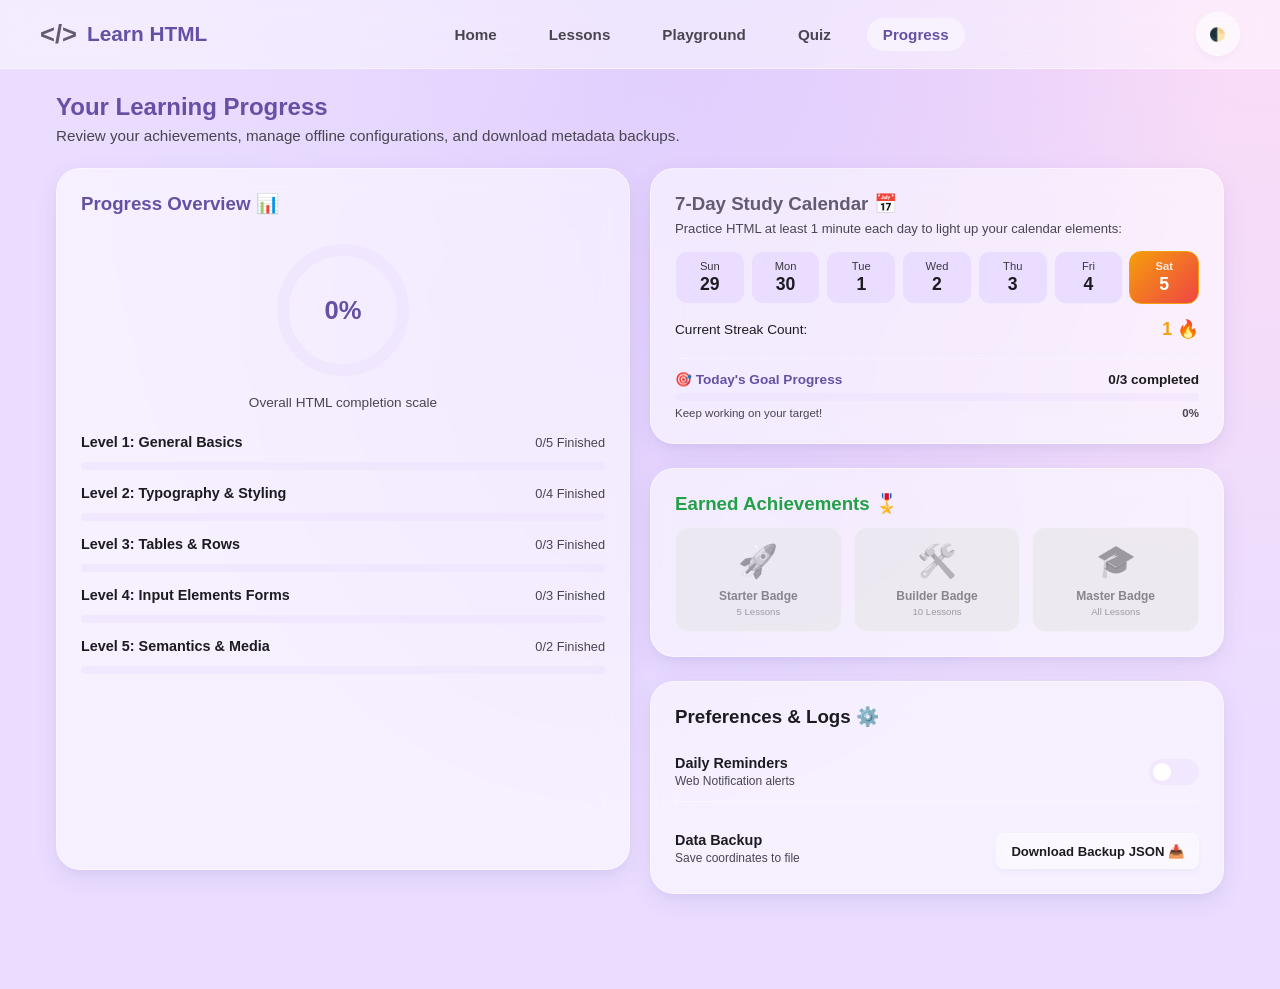
<file: app/src/main/assets/progress.html>
<!DOCTYPE html>
<html lang="en">
<head>
    <meta charset="UTF-8">
    <meta name="viewport" content="width=device-width, initial-scale=1.0">
    <title>Learn HTML - Progress Dashboard</title>
    <link rel="stylesheet" href="css/style.css">
    <style>
        /* Progress dashboard design overrides */
        .level-progress-row {
            display: flex;
            justify-content: space-between;
            align-items: center;
            margin-bottom: 12px;
        }
        .week-calendar {
            display: flex;
            justify-content: space-between;
            gap: 6px;
            margin-top: 15px;
        }
        .calendar-day {
            flex: 1;
            background: var(--bg-app);
            border: 1px solid var(--border-glass);
            border-radius: 12px;
            padding: 8px 4px;
            text-align: center;
            font-size: 0.8rem;
        }
        .calendar-day.active {
            background: linear-gradient(135deg, #F59E0B 0%, #EF4444 100%);
            color: white;
            border-color: #F59E0B;
            font-weight: 700;
        }
    </style>
</head>
<body>
    <div class="toast-container" id="toastContainer"></div>

    <!-- App Header -->
    <header class="app-header">
        <div class="header-container">
            <div class="logo">
                <span class="logo-icon">&lt;/&gt;</span>
                <span>Learn HTML</span>
            </div>
            <nav class="nav-desktop">
                <a href="index.html">Home</a>
                <a href="lessons.html">Lessons</a>
                <a href="playground.html">Playground</a>
                <a href="quiz.html">Quiz</a>
                <a href="progress.html" class="active">Progress</a>
            </nav>
            <div class="header-controls">
                <button class="btn-control" onclick="toggleTheme()" title="Toggle Dark Mode">🌓</button>
            </div>
        </div>
    </header>

    <!-- App content layout -->
    <main class="app-content" style="padding-bottom: 95px;">
        <h2 style="margin-bottom: 6px; color: var(--primary);">Your Learning Progress</h2>
        <p style="color: var(--text-muted); margin-bottom: 24px; font-size: 0.95rem;">Review your achievements, manage offline configurations, and download metadata backups.</p>

        <div class="grid-2">
            <!-- Left Panel: SVG Metrics Gauges and Level Progress Bars -->
            <div class="card">
                <h3 style="color: var(--primary); margin-bottom: 20px;">Progress Overview 📊</h3>
                
                <!-- SVG circular percentage meters -->
                <div class="progress-svg-container">
                    <svg class="progress-gauge" viewBox="0 0 100 100" width="100%" height="100%">
                        <circle class="gauge-bg" cx="50" cy="50" r="40"></circle>
                        <circle class="gauge-fill" id="dashboardCircularGauge" cx="50" cy="50" r="40" stroke-dasharray="251.2" stroke-dashoffset="251.2"></circle>
                    </svg>
                    <div class="progress-pct-text" id="dashboardPctText">0%</div>
                </div>

                <p style="text-align: center; color: var(--text-muted); font-size: 0.85rem; margin-top: 10px; margin-bottom: 24px;">Overall HTML completion scale</p>

                <!-- Detailed Level Indicators bars -->
                <div style="display: flex; flex-direction: column; gap: 15px;">
                    <div>
                        <div class="level-progress-row">
                            <span style="font-size:0.9rem; font-weight:700;">Level 1: General Basics</span>
                            <span id="levelText_1" style="font-size:0.8rem; color:var(--text-muted);">0/5 Finished</span>
                        </div>
                        <div style="height: 8px; background:var(--tab-inactive); border-radius:4px; overflow:hidden;">
                            <div id="levelBar_1" style="width:0%; height:100%; background: #3B82F6; transition:width 0.4s;"></div>
                        </div>
                    </div>

                    <div>
                        <div class="level-progress-row">
                            <span style="font-size:0.9rem; font-weight:700;">Level 2: Typography & Styling</span>
                            <span id="levelText_2" style="font-size:0.8rem; color:var(--text-muted);">0/4 Finished</span>
                        </div>
                        <div style="height: 8px; background:var(--tab-inactive); border-radius:4px; overflow:hidden;">
                            <div id="levelBar_2" style="width:0%; height:100%; background: #10B981; transition:width 0.4s;"></div>
                        </div>
                    </div>

                    <div>
                        <div class="level-progress-row">
                            <span style="font-size:0.9rem; font-weight:700;">Level 3: Tables & Rows</span>
                            <span id="levelText_3" style="font-size:0.8rem; color:var(--text-muted);">0/3 Finished</span>
                        </div>
                        <div style="height: 8px; background:var(--tab-inactive); border-radius:4px; overflow:hidden;">
                            <div id="levelBar_3" style="width:0%; height:100%; background: #8B5CF6; transition:width 0.4s;"></div>
                        </div>
                    </div>

                    <div>
                        <div class="level-progress-row">
                            <span style="font-size:0.9rem; font-weight:700;">Level 4: Input Elements Forms</span>
                            <span id="levelText_4" style="font-size:0.8rem; color:var(--text-muted);">0/3 Finished</span>
                        </div>
                        <div style="height: 8px; background:var(--tab-inactive); border-radius:4px; overflow:hidden;">
                            <div id="levelBar_4" style="width:0%; height:100%; background: #F59E0B; transition:width 0.4s;"></div>
                        </div>
                    </div>

                    <div>
                        <div class="level-progress-row">
                            <span style="font-size:0.9rem; font-weight:700;">Level 5: Semantics & Media</span>
                            <span id="levelText_5" style="font-size:0.8rem; color:var(--text-muted);">0/2 Finished</span>
                        </div>
                        <div style="height: 8px; background:var(--tab-inactive); border-radius:4px; overflow:hidden;">
                            <div id="levelBar_5" style="width:0%; height:100%; background: #EC4899; transition:width 0.4s;"></div>
                        </div>
                    </div>
                </div>
            </div>

            <!-- Right Panel: Streak Calendar & Badges achievements -->
            <div style="display:flex; flex-direction: column; gap: 24px;">
                <!-- Streak Calendar widget Card  -->
                <div class="card" style="margin-bottom:0;">
                    <h3 style="color: var(--secondary); margin-bottom: 6px;">7-Day Study Calendar 📅</h3>
                    <p style="font-size: 0.82rem; color: var(--text-muted);">Practice HTML at least 1 minute each day to light up your calendar elements:</p>
                    
                    <div class="week-calendar" id="streakWeekCalendar">
                        <!-- Plotted dynamically by dates offset -->
                    </div>

                    <div style="margin-top: 15px; display: flex; justify-content: space-between; align-items:center; font-size: 0.85rem;">
                        <span>Current Streak Count:</span>
                        <strong id="dashboardStreakText" style="color: var(--warning); font-size: 1.1rem;">0 🔥</strong>
                    </div>

                    <!-- Daily Goal Progress display inside progress screen -->
                    <div style="margin-top: 18px; border-top: 1px dashed var(--border-glass); padding-top: 12px;">
                        <div style="display: flex; justify-content: space-between; align-items: center; margin-bottom: 6px; font-size: 0.85rem;">
                            <span style="font-weight: 700; color: var(--primary);">🎯 Today's Goal Progress</span>
                            <span id="progressDailyGoalText" style="font-weight: 700;">0/3 completed</span>
                        </div>
                        <div style="height: 8px; background: var(--tab-inactive); border-radius: 4px; overflow: hidden; margin-bottom: 6px;">
                            <div id="progressDailyGoalProgressBar" style="width: 0%; height: 100%; background: linear-gradient(90deg, var(--success), #24A148); transition: width 0.4s;"></div>
                        </div>
                        <div style="display: flex; justify-content: space-between; align-items: center; font-size: 0.72rem; color: var(--text-muted);">
                            <span id="progressDailyGoalPhrase">Keep working on your target!</span>
                            <strong id="progressDailyGoalPercent">0%</strong>
                        </div>
                    </div>
                </div>

                <!-- Badges unlocked Card -->
                <div class="card" style="margin-bottom: 0;">
                    <h3 style="color: var(--success); margin-bottom: 12px;">Earned Achievements 🎖️</h3>
                    <div class="badge-grid">
                        <!-- Starter Badge -->
                        <div class="badge-item" id="badgeStarter">
                            <span class="badge-img">🚀</span>
                            <span class="badge-lbl">Starter Badge</span>
                            <div style="font-size:0.6rem; color: var(--text-muted); margin-top:2px;">5 Lessons</div>
                        </div>

                        <!-- Builder Badge -->
                        <div class="badge-item" id="badgeBuilder">
                            <span class="badge-img">🛠️</span>
                            <span class="badge-lbl">Builder Badge</span>
                            <div style="font-size:0.6rem; color: var(--text-muted); margin-top:2px;">10 Lessons</div>
                        </div>

                        <!-- Master Badge -->
                        <div class="badge-item" id="badgeMaster">
                            <span class="badge-img">🎓</span>
                            <span class="badge-lbl">Master Badge</span>
                            <div style="font-size:0.6rem; color: var(--text-muted); margin-top:2px;">All Lessons</div>
                        </div>
                    </div>
                </div>

                <!-- Preferences Settings Panel -->
                <div class="card" style="margin-bottom: 0;">
                    <h3 style="color: var(--text-main); margin-bottom: 15px;">Preferences & Logs ⚙️</h3>
                    <div class="preference-list">
                        
                        <!-- SW Daily Notification toggle switch -->
                        <div class="preference-item">
                            <div>
                                <strong style="font-size: 0.9rem; display:block;">Daily Reminders</strong>
                                <span style="font-size: 0.75rem; color: var(--text-muted);">Web Notification alerts</span>
                            </div>
                            <label class="toggle-switch">
                                <input type="checkbox" id="notifToggle">
                                <span class="slider"></span>
                            </label>
                        </div>

                        <!-- Backup export data triggers button -->
                        <div class="preference-item" style="border-bottom: none; padding-bottom: 0;">
                            <div>
                                <strong style="font-size: 0.9rem; display:block;">Data Backup</strong>
                                <span style="font-size: 0.75rem; color: var(--text-muted);">Save coordinates to file</span>
                            </div>
                            <button class="btn btn-secondary btn-small" onclick="exportDataBackupFile()" style="margin-top: 4px;">
                                Download Backup JSON 📥
                            </button>
                        </div>
                    </div>
                </div>
            </div>
        </div>
    </main>

    <!-- Floating Navigation Bar for Mobile -->
    <nav class="nav-mobile">
        <a href="index.html" class="nav-mobile-item">
            <svg viewBox="0 0 24 24"><path d="M10 20v-6h4v6h5v-8h3L12 3 2 12h3v8z"/></svg>
            <span>Home</span>
        </a>
        <a href="lessons.html" class="nav-mobile-item">
            <svg viewBox="0 0 24 24"><path d="M12 3L1 9l11 6 9-4.91V17h2V9L12 3zM5.89 12.5L12 15.83l6.11-3.33L12 9.17 5.89 12.5z"/></svg>
            <span>Lessons</span>
        </a>
        <a href="playground.html" class="nav-mobile-item">
            <svg viewBox="0 0 24 24"><path d="M9.4 16.6L4.8 12l4.6-4.6L8 6l-6 6 6 6 1.4-1.4zm5.2 0l4.6-4.6-4.6-4.6L16 6l6 6-6 6-1.4-1.4z"/></svg>
            <span>Playground</span>
        </a>
        <a href="quiz.html" class="nav-mobile-item">
            <svg viewBox="0 0 24 24"><path d="M14 2H6c-1.1 0-1.99.9-1.99 2L4 20c0 1.1.89 2 1.99 2H18c1.1 0 2-.9 2-2V8l-6-6zm2 16H8v-2h8v2zm0-4H8v-2h8v2zm-3-5V3.5L18.5 9H13z"/></svg>
            <span>Quiz</span>
        </a>
        <a href="progress.html" class="nav-mobile-item active">
            <svg viewBox="0 0 24 24"><path d="M16 6l2.29 2.29-4.88 4.88-4-4L2 16.59 3.41 18l6-6 4 4 6.3-6.29L22 12V6h-6z"/></svg>
            <span>Progress</span>
        </a>
    </nav>

    <!-- Load scripts in logical order -->
    <script src="js/lessons.js"></script>
    <script src="js/main.js"></script>
    
    <script>
        // Update percentages and active styling configurations
        function updateProgressDashboard() {
            const totalCount = HTML_LESSONS.length;
            const completeCount = completedLessons.length;
            
            // Calc Overall
            const ratio = totalCount > 0 ? (completeCount / totalCount) : 0;
            const percentVal = Math.round(ratio * 100);
            
            // Circular SVG parameters conversion
            const strokeVal = 251.2; // 2 * PI * r (r=40)
            const strokeOffset = strokeVal - (ratio * strokeVal);
            
            document.getElementById("dashboardCircularGauge").style.strokeDashoffset = strokeOffset;
            document.getElementById("dashboardPctText").textContent = `${percentVal}%`;

            // Display per level calculations
            const levelsTotal = { 1: 5, 2: 4, 3: 3, 4: 3, 5: 2 };
            const levelsCompletedCount = { 1: 0, 2: 0, 3: 0, 4: 0, 5: 0 };

            // Tabulate finished level items
            completedLessons.forEach(id => {
                const lesson = HTML_LESSONS.find(l => l.id === id);
                if (lesson) {
                    levelsCompletedCount[lesson.level] += 1;
                }
            });

            // Update UI Bars and Texts
            for (let lvl = 1; lvl <= 5; lvl++) {
                const finished = levelsCompletedCount[lvl];
                const budgetVal = levelsTotal[lvl];
                const lvlPct = Math.round((finished / budgetVal) * 100);
                
                document.getElementById(`levelText_${lvl}`).textContent = `${finished}/${budgetVal} Finished`;
                document.getElementById(`levelBar_${lvl}`).style.width = `${lvlPct}%`;
            }

            // Streak Count Text
            document.getElementById("dashboardStreakText").textContent = `${userStreak} 🔥`;

            // Badges earned achievements state
            if (localStorage.getItem("badge_starter")) {
                document.getElementById("badgeStarter").classList.add("earned");
            }
            if (localStorage.getItem("badge_builder")) {
                document.getElementById("badgeBuilder").classList.add("earned");
            }
            if (localStorage.getItem("badge_master")) {
                document.getElementById("badgeMaster").classList.add("earned");
            }

            // Sync daily goals status progress
            updateDailyGoalStats();
        }

        function updateDailyGoalStats() {
            const completedToday = getLessonsCompletedTodayCount();
            const dailyGoal = getDailyGoal();
            
            document.getElementById("progressDailyGoalText").textContent = `${completedToday}/${dailyGoal} completed`;
            const pct = dailyGoal > 0 ? Math.round((completedToday / dailyGoal) * 100) : 0;
            const barPct = Math.min(100, pct);
            
            document.getElementById("progressDailyGoalPercent").textContent = `${pct}%`;
            document.getElementById("progressDailyGoalProgressBar").style.width = `${barPct}%`;
            
            const phraseSpan = document.getElementById("progressDailyGoalPhrase");
            if (pct >= 100) {
                phraseSpan.innerHTML = "🎉 <strong style='color: var(--success);'>Daily goal achieved today!</strong>";
                document.getElementById("progressDailyGoalProgressBar").style.background = "linear-gradient(90deg, #24A148, #1E8239)";
            } else if (pct >= 50) {
                phraseSpan.textContent = "More than halfway! Finish strong!";
                document.getElementById("progressDailyGoalProgressBar").style.background = "linear-gradient(90deg, var(--success), #24A148)";
            } else {
                phraseSpan.textContent = "Keep working on your target!";
                document.getElementById("progressDailyGoalProgressBar").style.background = "linear-gradient(90deg, var(--success), #24A148)";
            }
        }

        window.addEventListener("dailyGoalUpdated", () => {
            completedLessons = JSON.parse(localStorage.getItem("html_completed_lessons") || "[]");
            updateProgressDashboard();
        });

        // Draw last 7 calendar days visually in horizontal boxes
        function plotStreakCalendar() {
            const calendar = document.getElementById("streakWeekCalendar");
            calendar.innerHTML = "";

            const daysOfNames = ["Sun", "Mon", "Tue", "Wed", "Thu", "Fri", "Sat"];
            const today = new Date();

            // Plot calendar backward from today to 6 days ago (7 items)
            for (let d = 6; d >= 0; d--) {
                const cursorDate = new Date();
                cursorDate.setDate(today.getDate() - d);
                
                const dateLabel = cursorDate.getDate();
                const dayAbbrev = daysOfNames[cursorDate.getDay()];
                
                const calendarBox = document.createElement("div");
                calendarBox.className = "calendar-day";

                // Check active state
                const isTodayActive = (d === 0 && lastActiveDate === today.toDateString());
                // Simple representation: if they did activity within active log days
                const isConsecutiveStreakMatch = (userStreak > 0 && d < userStreak);

                if (isTodayActive || isConsecutiveStreakMatch) {
                    calendarBox.classList.add("active");
                }

                calendarBox.innerHTML = `
                    <div style="font-size:0.7rem; opacity:0.85;">${dayAbbrev}</div>
                    <strong style="display:block; font-size:1.1rem; margin-top:2px;">${dateLabel}</strong>
                `;
                calendar.appendChild(calendarBox);
            }
        }

        // Export data backup JSON as downloadable text file
        function exportDataBackupFile() {
            const payload = {
                appName: "Learn HTML - Mobile Zero to Hero",
                exportTimestamp: new Date().toISOString(),
                streakDays: userStreak,
                lastActivityStr: lastActiveDate,
                scores: quizScores,
                finishedLessons: completedLessons,
                achievements: {
                    starter: localStorage.getItem("badge_starter") === "true",
                    builder: localStorage.getItem("badge_builder") === "true",
                    master: localStorage.getItem("badge_master") === "true"
                }
            };

            const serialized = JSON.stringify(payload, null, 2);
            const blob = new Blob([serialized], { type: "application/json" });
            const endpointUrl = URL.createObjectURL(blob);

            const invisibleAnchor = document.createElement("a");
            invisibleAnchor.href = endpointUrl;
            invisibleAnchor.download = `html_learning_backup_${new Date().setHours(0,0,0,0)}.json`;
            
            document.body.appendChild(invisibleAnchor);
            invisibleAnchor.click();
            
            document.body.removeChild(invisibleAnchor);
            URL.revokeObjectURL(endpointUrl);
            
            showToast("Backup exported & saved successfully! 📥", "success");
            playTone(600, "sine", 0.12);
        }

        document.addEventListener("DOMContentLoaded", () => {
            updateProgressDashboard();
            plotStreakCalendar();
            initDailyReminders();
        });
    </script>
</body>
</html>
</file>
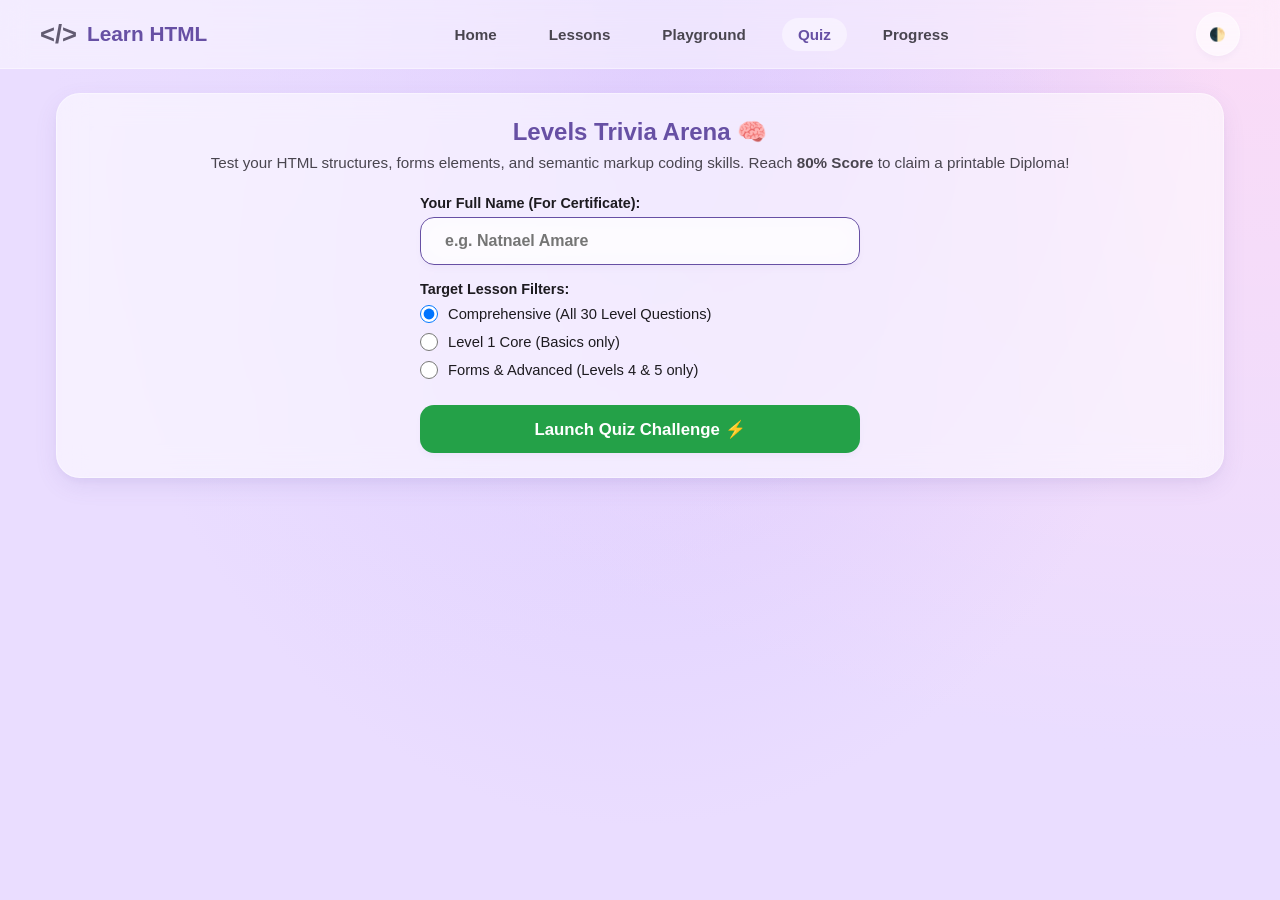
<file: app/src/main/assets/quiz.html>
<!DOCTYPE html>
<html lang="en">
<head>
    <meta charset="UTF-8">
    <meta name="viewport" content="width=device-width, initial-scale=1.0">
    <title>Learn HTML - Levels Quiz Challenge</title>
    <link rel="stylesheet" href="css/style.css">
    <style>
        /* Embed layout overrides for Quiz metrics */
        .option-icon {
            font-size: 1.15rem;
            width: 24px;
            display: inline-block;
        }
        /* Certificate graphics block */
        .certificate-sheet {
            background: linear-gradient(135deg, #1E1B4B 0%, #311042 100%);
            border: 8px double #D97706;
            border-radius: 12px;
            padding: 30px;
            text-align: center;
            color: #FEF3C7;
            max-width: 580px;
            margin: 20px auto;
            position: relative;
            box-shadow: var(--shadow-lg);
        }
        .cert-stamp {
            position: absolute;
            bottom: 25px;
            right: 25px;
            width: 80px;
            height: 80px;
            background: #D97706;
            color: white;
            border-radius: 50%;
            display: flex;
            align-items: center;
            justify-content: center;
            font-size: 0.72rem;
            font-weight: 900;
            transform: rotate(-10deg);
            box-shadow: 0 4px 10px rgba(0,0,0,0.3);
            border: 2px dashed #FEF3C7;
        }
    </style>
</head>
<body>
    <div class="toast-container" id="toastContainer"></div>

    <!-- App Header -->
    <header class="app-header">
        <div class="header-container">
            <div class="logo">
                <span class="logo-icon">&lt;/&gt;</span>
                <span>Learn HTML</span>
            </div>
            <nav class="nav-desktop">
                <a href="index.html">Home</a>
                <a href="lessons.html">Lessons</a>
                <a href="playground.html">Playground</a>
                <a href="quiz.html" class="active">Quiz</a>
                <a href="progress.html">Progress</a>
            </nav>
            <div class="header-controls">
                <button class="btn-control" onclick="toggleTheme()" title="Toggle Dark Mode">🌓</button>
            </div>
        </div>
    </header>

    <!-- App Content Wrapper -->
    <main class="app-content" style="padding-bottom: 95px;">
        
        <!-- STEP 1: LOGIN / QUIZ CONFIGURATION OVERVIEW -->
        <section class="card" id="quizWelcomeScreen">
            <h2 style="color: var(--primary); margin-bottom: 8px; text-align:center;">Levels Trivia Arena 🧠</h2>
            <p style="text-align:center; color: var(--text-muted); font-size: 0.95rem; margin-bottom: 24px;">
                Test your HTML structures, forms elements, and semantic markup coding skills. Reach <strong>80% Score</strong> to claim a printable Diploma!
            </p>

            <div style="max-width: 440px; margin: 0 auto; display: flex; flex-direction: column; gap: 16px;">
                <div>
                    <label for="learnerNameInput" style="display:block; margin-bottom: 6px; font-weight:700; font-size:0.9rem;">
                        Your Full Name (For Certificate):
                    </label>
                    <input type="text" id="learnerNameInput" class="btn btn-secondary btn-block" style="text-align:left; background: var(--input-bg); border-color: var(--primary); font-size:1rem;" placeholder="e.g. Natnael Amare">
                </div>

                <div>
                    <label style="display:block; margin-bottom: 8px; font-weight: 700; font-size:0.9rem;">Target Lesson Filters:</label>
                    <div style="display: flex; flex-direction: column; gap: 10px;">
                        <label style="display:flex; align-items:center; gap: 10px; cursor:pointer; font-size:0.92rem;">
                            <input type="radio" name="quizTier" value="all" checked style="width:18px; height:18px;">
                            <span>Comprehensive (All 30 Level Questions)</span>
                        </label>
                        <label style="display:flex; align-items:center; gap: 10px; cursor:pointer; font-size:0.92rem;">
                            <input type="radio" name="quizTier" value="l1" style="width:18px; height:18px;">
                            <span>Level 1 Core (Basics only)</span>
                        </label>
                        <label style="display:flex; align-items:center; gap: 10px; cursor:pointer; font-size:0.92rem;">
                            <input type="radio" name="quizTier" value="l4l5" style="width:18px; height:18px;">
                            <span>Forms & Advanced (Levels 4 & 5 only)</span>
                        </label>
                    </div>
                </div>

                <button class="btn btn-success btn-block" onclick="startQuizChallenge()" style="margin-top: 10px; font-size:1.05rem;">
                    Launch Quiz Challenge ⚡
                </button>
            </div>
        </section>

        <!-- STEP 2: ACTIVE TRIVIA GAMEPLAY -->
        <section class="card" id="quizGameplayScreen" style="display: none;">
            <!-- Quiz Timeline header progress indicator bar -->
            <div style="display: flex; justify-content: space-between; align-items: center; font-size: 0.8rem; margin-bottom: 8px;">
                <span id="quizTimelineText">Active Question: 1/30</span>
                <span id="quizTimelinePercent">3%</span>
            </div>
            <div class="quiz-timeline">
                <div class="quiz-prog" id="quizTimelineFill"></div>
            </div>

            <!-- Question and Options layout area -->
            <div style="margin-bottom: 24px;">
                <span class="lesson-badge badge-basics" style="margin-bottom: 8px; display:inline-block;" id="gameplayLevelBadge">Level 1</span>
                <h3 id="gameplayQuestionText" style="color: var(--text-main); line-height:1.4; font-size:1.15rem; margin-bottom: 16px;">
                    Question Text details go here?
                </h3>
                
                <div id="gameplayOptionsGroup">
                    <!-- Option buttons are dynamically injected here -->
                </div>
            </div>

            <!-- Retroactive explanation reveal box -->
            <div class="card" id="gameplayExplanationBox" style="display: none; background: var(--bg-app); border-color: var(--primary); margin-bottom:20px; padding: 16px;">
                <h4 style="color: var(--primary); margin-bottom: 6px;" id="explanationHeader">Review Lesson Details</h4>
                <p id="gameplayExplanationText" style="font-size: 0.9rem; line-height:1.5;">
                    Answer explicator goes here...
                </p>
            </div>

            <button class="btn btn-block btn-accent" id="gameplayNextBtn" onclick="advanceQuizQuestion()" style="display: none;">
                Next Question ➔
            </button>
        </section>

        <!-- STEP 3: SUMMARY SCORES AND COMPLETION CERTIFICATE -->
        <section id="quizResultsScreen" style="display: none;">
            <div class="card" style="text-align: center;">
                <span style="font-size: 3.5rem; display:block; margin-bottom: 15px;" id="resultsIcon">🏆</span>
                <h2 style="color: var(--primary); margin-bottom: 8px;">Challenge Complete!</h2>
                <p style="color: var(--text-muted); font-size: 0.95rem; margin-bottom: 20px;">
                    Congratulations <strong id="resultsLearnerName">Natnael</strong>, you have finished your testing challenge segment.
                </p>

                <!-- Gigantic Stats Metrics circles -->
                <div style="display: flex; justify-content: space-around; gap: 16px; margin-bottom: 24px;">
                    <div>
                        <div style="font-size: 2.2rem; font-weight: 800; color: var(--success);" id="resultsScorePct">0%</div>
                        <div style="font-size: 0.75rem; text-transform:uppercase; color: var(--text-muted);">Quiz score</div>
                    </div>
                    <div>
                        <div style="font-size: 2.2rem; font-weight: 800; color: var(--secondary);" id="resultsAccuracyText">0/30</div>
                        <div style="font-size: 0.75rem; text-transform:uppercase; color: var(--text-muted);">Accuracy</div>
                    </div>
                </div>

                <div id="resultsCertificateTriggerArea" style="display: none;">
                    <p style="font-size:0.85rem; color: var(--success); font-weight: 700; margin-bottom: 12px;">
                        🎉 Outstanding Achievement! You scored over 80%. Here is your Graduation Seal:
                    </p>
                    <button class="btn btn-success" onclick="toggleCertificateDisplay()" style="margin-bottom: 15px;">
                        View Completion Diploma 📜
                    </button>
                </div>

                <div style="display: flex; gap: 8px; justify-content: center; flex-wrap: wrap; margin-top: 10px;">
                    <button class="btn btn-secondary" onclick="resetAnswersChallenge()">Re-take Quiz 🔄</button>
                    <a href="playground.html" class="btn btn-secondary">Sandbox Playground</a>
                </div>
            </div>

            <!-- Dynamic completions Certificate Drawer -->
            <div id="certDrawerWrapper" style="display: none;">
                <div class="certificate-sheet" id="printTargetCertificate">
                    <span style="font-size: 1.4rem; color: #D97706; font-weight: 800; letter-spacing: 2px; text-transform:uppercase; display:block; margin-bottom:12px;">Certificate of HTML Completion</span>
                    <hr style="border:none; height:2px; background: #D97706; width:60%; margin:0 auto 20px;">
                    
                    <p style="font-style: italic; font-size: 0.88rem; margin-bottom: 15px;">This diploma proudly grants the title of HTML Master to</p>
                    <h2 style="font-size: 2.2rem; color: white; margin-bottom: 15px; text-shadow: 0 2px 4px #000;" id="certStudentName">Natnael Amare</h2>
                    
                    <p style="font-size: 0.88rem; line-height: 1.6; max-width: 440px; margin: 0 auto 20px;">
                        For outstanding persistence and successful score evaluation in completing the comprehensive HTML coding sandbox modules.
                    </p>
                    
                    <div style="display: flex; justify-content: space-around; border-top: 1px dashed #D97706; padding-top: 15px; font-size:0.75rem;">
                        <div>
                            <span>VERIFIED GRADE:</span><br>
                            <strong style="color: white; font-size:1.1rem;" id="certAccuracyPercent">95%</strong>
                        </div>
                        <div>
                            <span>DATE GRANTED:</span><br>
                            <strong style="color: white; font-size:1.1rem;" id="certIssueDate">June 11, 2026</strong>
                        </div>
                    </div>

                    <div class="cert-stamp">
                        <span>HTML<br>SEAL</span>
                    </div>
                </div>
                <div style="text-align: center; margin-bottom: 30px;">
                    <button class="btn btn-secondary btn-small" onclick="window.print()">🖨️ Print / Save PDF</button>
                </div>
            </div>

            <!-- Incorrect answers checklist summary for student review -->
            <div class="card" id="resultsMistakesSection" style="display: none;">
                <h3 style="color: var(--danger); margin-bottom: 12px; border-bottom: 1px solid var(--border-glass); padding-bottom: 4px;">
                    Review Incorrect Answers 🗒️
                </h3>
                <p style="font-size:0.85rem; color:var(--text-muted); margin-bottom: 15px;">
                    Study the tags you missed during this submission to improve your skills:
                </p>
                <div id="mistakesReviewGrid" style="display: flex; flex-direction: column; gap:16px;">
                    <!-- Injected rows details -->
                </div>
            </div>
        </section>
    </main>

    <!-- Floating Navigation Bar for Mobile -->
    <nav class="nav-mobile">
        <a href="index.html" class="nav-mobile-item">
            <svg viewBox="0 0 24 24"><path d="M10 20v-6h4v6h5v-8h3L12 3 2 12h3v8z"/></svg>
            <span>Home</span>
        </a>
        <a href="lessons.html" class="nav-mobile-item">
            <svg viewBox="0 0 24 24"><path d="M12 3L1 9l11 6 9-4.91V17h2V9L12 3zM5.89 12.5L12 15.83l6.11-3.33L12 9.17 5.89 12.5z"/></svg>
            <span>Lessons</span>
        </a>
        <a href="playground.html" class="nav-mobile-item">
            <svg viewBox="0 0 24 24"><path d="M9.4 16.6L4.8 12l4.6-4.6L8 6l-6 6 6 6 1.4-1.4zm5.2 0l4.6-4.6-4.6-4.6L16 6l6 6-6 6-1.4-1.4z"/></svg>
            <span>Playground</span>
        </a>
        <a href="quiz.html" class="nav-mobile-item active">
            <svg viewBox="0 0 24 24"><path d="M14 2H6c-1.1 0-1.99.9-1.99 2L4 20c0 1.1.89 2 1.99 2H18c1.1 0 2-.9 2-2V8l-6-6zm2 16H8v-2h8v2zm0-4H8v-2h8v2zm-3-5V3.5L18.5 9H13z"/></svg>
            <span>Quiz</span>
        </a>
        <a href="progress.html" class="nav-mobile-item">
            <svg viewBox="0 0 24 24"><path d="M16 6l2.29 2.29-4.88 4.88-4-4L2 16.59 3.41 18l6-6 4 4 6.3-6.29L22 12V6h-6z"/></svg>
            <span>Progress</span>
        </a>
    </nav>

    <!-- Load scripts in logical order -->
    <script src="js/quiz.js"></script>
    <script src="js/main.js"></script>
    
    <script>
        // State of active gameplay challenge
        let activeQuestionsTier = [];
        let currentIdx = 0;
        let accurateCount = 0;
        let incorrectTracker = []; // holds objects { question, userIndex, correctIndex }
        let selectedName = "Student";
        let isOptionLocked = false;

        function startQuizChallenge() {
            const nameBox = document.getElementById("learnerNameInput").value.trim();
            selectedName = nameBox || "Student";
            
            // Choose radio filter selection
            const tierVal = document.querySelector('input[name="quizTier"]:checked').value;
            
            if (tierVal === "l1") {
                // levels 1 filtered
                activeQuestionsTier = QUIZ_QUESTIONS.filter(q => q.level === 1);
            } else if (tierVal === "l4l5") {
                // levels 4 and 5 filtered
                activeQuestionsTier = QUIZ_QUESTIONS.filter(q => q.level === 4 || q.level === 5);
            } else {
                // all 30 questions
                activeQuestionsTier = QUIZ_QUESTIONS;
            }

            // Shuffle active subset
            activeQuestionsTier.sort(() => Math.random() - 0.5);

            // Reset States
            currentIdx = 0;
            accurateCount = 0;
            incorrectTracker = [];

            // Hide Welcome and Show gameplay
            document.getElementById("quizWelcomeScreen").style.display = "none";
            document.getElementById("quizGameplayScreen").style.display = "block";
            document.getElementById("quizResultsScreen").style.display = "none";

            playTone(520, "sine", 0.08);
            showNotificationMessage(`Starting ${activeQuestionsTier.length} Question Challenge! 🚀`);
            loadGameplayQuestion();
        }

        // Display individual question configurations
        function loadGameplayQuestion() {
            isOptionLocked = false;
            
            // Hide review tags
            document.getElementById("gameplayExplanationBox").style.display = "none";
            document.getElementById("gameplayNextBtn").style.display = "none";

            const q = activeQuestionsTier[currentIdx];
            if (!q) return;

            // Header level badge
            const badge = document.getElementById("gameplayLevelBadge");
            badge.textContent = `Level ${q.level}`;
            
            // Question text
            document.getElementById("gameplayQuestionText").innerHTML = q.question;

            // Progress timeline triggers
            const progressRatio = (currentIdx / activeQuestionsTier.length) * 100;
            document.getElementById("quizTimelineFill").style.width = `${progressRatio}%`;
            document.getElementById("quizTimelineText").innerHTML = `Active Question: <strong>${currentIdx + 1}/${activeQuestionsTier.length}</strong>`;
            document.getElementById("quizTimelinePercent").textContent = `${Math.round(progressRatio)}%`;

            // Draw options
            const optionsGroup = document.getElementById("gameplayOptionsGroup");
            optionsGroup.innerHTML = "";

            q.options.forEach((opt, idx) => {
                const button = document.createElement("button");
                button.className = "quiz-option";
                button.innerHTML = `
                    <span class="option-icon" id="optIcon_${idx}">◯</span>
                    <span>${opt}</span>
                `;
                button.onclick = () => chooseQuizOption(idx);
                optionsGroup.appendChild(button);
            });
        }

        function chooseQuizOption(selectedIndex) {
            if (isOptionLocked) return;
            isOptionLocked = true;

            const q = activeQuestionsTier[currentIdx];
            const correctIndex = q.answer;
            const optionBtns = document.querySelectorAll("#gameplayOptionsGroup button");

            // Evaluate answer
            const isCorrect = (selectedIndex === correctIndex);
            
            optionBtns.forEach((btn, idx) => {
                const icon = document.getElementById(`optIcon_${idx}`);
                if (idx === correctIndex) {
                    btn.classList.add("correct");
                    icon.textContent = "✔";
                } else if (idx === selectedIndex) {
                    btn.classList.add("incorrect");
                    icon.textContent = "✘";
                }
            });

            if (isCorrect) {
                accurateCount += 1;
                playCorrectSound();
                document.getElementById("explanationHeader").textContent = "Correct! ✨";
                document.getElementById("explanationHeader").style.color = "var(--success)";
            } else {
                playIncorrectSound();
                document.getElementById("explanationHeader").textContent = "Incorrect Solution";
                document.getElementById("explanationHeader").style.color = "var(--danger)";
                
                // Track mistake
                incorrectTracker.push({
                    question: q,
                    userIndex: selectedIndex,
                    correctIndex: correctIndex
                });
            }

            // Expose Explanations block
            document.getElementById("gameplayExplanationText").innerHTML = q.explanation;
            document.getElementById("gameplayExplanationBox").style.display = "block";
            document.getElementById("gameplayNextBtn").style.display = "block";
        }

        function advanceQuizQuestion() {
            currentIdx += 1;
            if (currentIdx < activeQuestionsTier.length) {
                loadGameplayQuestion();
                playTone(480, "sine", 0.05);
            } else {
                finishGameplayChallenge();
            }
        }

        // Summary Calculations & Certificate grants
        function finishGameplayChallenge() {
            const pct = Math.round((accurateCount / activeQuestionsTier.length) * 100);
            
            // Save results to history
            saveQuizScore(pct);

            // Display metadata texts
            document.getElementById("resultsLearnerName").textContent = selectedName;
            document.getElementById("resultsScorePct").textContent = `${pct}%`;
            document.getElementById("resultsAccuracyText").textContent = `${accurateCount}/${activeQuestionsTier.length}`;

            // Configure Certificate triggers
            if (pct >= 80) {
                document.getElementById("resultsIcon").textContent = "🎓";
                document.getElementById("resultsCertificateTriggerArea").style.display = "block";
                
                // Set Diploma data values
                document.getElementById("certStudentName").textContent = selectedName;
                document.getElementById("certAccuracyPercent").textContent = `${pct}%`;
                
                const rawDate = new Date();
                document.getElementById("certIssueDate").textContent = rawDate.toLocaleDateString('en-US', {
                    year: 'numeric',
                    month: 'long',
                    day: 'numeric'
                });
            } else {
                document.getElementById("resultsIcon").textContent = "📈";
                document.getElementById("resultsCertificateTriggerArea").style.display = "none";
                document.getElementById("certDrawerWrapper").style.display = "none";
            }

            // Mistakes review compilation list
            const reviewBox = document.getElementById("resultsMistakesSection");
            const mistakesGrid = document.getElementById("mistakesReviewGrid");
            mistakesGrid.innerHTML = "";

            if (incorrectTracker.length > 0) {
                reviewBox.style.display = "block";
                incorrectTracker.forEach(({ question, userIndex, correctIndex }) => {
                    const row = document.createElement("div");
                    row.className = "stat-box";
                    row.style.textAlign = "left";
                    row.style.padding = "16px";
                    row.style.borderLeft = "4px solid var(--danger)";

                    row.innerHTML = `
                        <strong style="display:block; margin-bottom: 6px; color: var(--text-main);">${question.question}</strong>
                        <div style="font-size: 0.82rem; margin-bottom: 4px;">
                            <span style="color: var(--danger); font-weight:700;">Your answer:</span> 
                            <span>${userIndex !== -1 ? question.options[userIndex] : 'Skipped'}</span>
                        </div>
                        <div style="font-size: 0.82rem; margin-bottom: 10px;">
                            <span style="color: var(--success); font-weight:700;">Correct answer:</span> 
                            <span>${question.options[correctIndex]}</span>
                        </div>
                        <p style="font-size:0.8rem; border-top: 1px solid var(--border-glass); padding-top:6px; color: var(--text-muted); line-height:1.4;">
                            ${question.explanation}
                        </p>
                    `;
                    mistakesGrid.appendChild(row);
                });
            } else {
                reviewBox.style.display = "none";
            }

            // Expose Screen
            document.getElementById("quizGameplayScreen").style.display = "none";
            document.getElementById("quizResultsScreen").style.display = "block";

            playTone(pct >= 80 ? 650 : 450, "sine", 0.3);
        }

        function toggleCertificateDisplay() {
            const drawer = document.getElementById("certDrawerWrapper");
            if (drawer.style.display === "none") {
                drawer.style.display = "block";
                drawer.scrollIntoView({ behavior: 'smooth' });
                playTone(550, "sine", 0.1);
            } else {
                drawer.style.display = "none";
            }
        }

        function resetAnswersChallenge() {
            document.getElementById("quizWelcomeScreen").style.display = "block";
            document.getElementById("quizGameplayScreen").style.display = "none";
            document.getElementById("quizResultsScreen").style.display = "none";
            playTone(400, "sine", 0.08);
        }

        function showNotificationMessage(msg) {
            showToast(msg, "success");
        }
    </script>
</body>
</html>
</file>
<file: app/src/main/assets/css/style.css>
/* Centralized Frosted Glass Design System */
:root {
    --primary: #6750A4;
    --primary-light: #B69DF8;
    --primary-dark: #4F378B;
    --secondary: #625B71;
    --success: #24A148;
    --warning: #F59E0B;
    --danger: #EF4444;
    
    /* Light Mode Variables - Elegant Soft Glass Theme */
    --bg-app: #EADDFF;
    --bg-mesh: radial-gradient(at 0% 0%, rgba(234, 221, 255, 0.95) 0, transparent 60%), 
               radial-gradient(at 50% 0%, rgba(208, 188, 255, 0.7) 0, transparent 65%), 
               radial-gradient(at 100% 0%, rgba(255, 219, 244, 0.8) 0, transparent 60%);
    --bg-glass: rgba(255, 255, 255, 0.45);
    --border-glass: rgba(255, 255, 255, 0.4);
    --text-main: #1D1B20;
    --text-muted: #49454F;
    --card-bg: rgba(255, 255, 255, 0.55);
    --shadow-sm: 0 4px 6px -1px rgba(103, 80, 164, 0.05);
    --shadow-md: 0 8px 24px -2px rgba(103, 80, 164, 0.12), 0 4px 10px -2px rgba(103, 80, 164, 0.06);
    --shadow-lg: 0 20px 35px -5px rgba(103, 80, 164, 0.18), 0 10px 15px -5px rgba(103, 80, 164, 0.08);
    --input-bg: rgba(255, 255, 255, 0.6);
    --glass-blur: blur(14px);
    --code-bg: #1C1B1F;
    --code-text: #E6E1E5;
    --tab-inactive: rgba(234, 221, 255, 0.45);
}

/* Dark Mode Variables Override - Premium Deep Glass Theme */
body.dark-mode {
    --bg-app: #141218;
    --bg-mesh: radial-gradient(at 0% 0%, rgba(15, 12, 18, 0.95), transparent 60%),
               radial-gradient(at 50% 0%, hsla(253, 16%, 12%, 1) 0, transparent 60%), 
               radial-gradient(at 100% 0%, hsla(339, 49%, 15%, 1) 0, transparent 60%);
    --bg-glass: rgba(28, 27, 31, 0.45);
    --border-glass: rgba(255, 255, 255, 0.09);
    --text-main: #E6E1E5;
    --text-muted: #CAC4D0;
    --card-bg: rgba(28, 27, 31, 0.55);
    --shadow-sm: 0 4px 8px -1px rgba(0, 0, 0, 0.4);
    --shadow-md: 0 12px 30px -4px rgba(0, 0, 0, 0.5);
    --shadow-lg: 0 24px 40px -6px rgba(0, 0, 0, 0.6);
    --input-bg: rgba(28, 27, 31, 0.5);
    --code-bg: #0C0B0F;
    --tab-inactive: rgba(79, 55, 139, 0.25);
}

/* Reset and Core Layout */
* {
    box-sizing: border-box;
    margin: 0;
    padding: 0;
    font-family: 'Segoe UI', -apple-system, BlinkMacSystemFont, Roboto, Helvetica, Arial, sans-serif;
    -webkit-tap-highlight-color: transparent;
}

body {
    background-color: var(--bg-app);
    background-image: var(--bg-mesh);
    background-attachment: fixed;
    color: var(--text-main);
    min-height: 100vh;
    display: flex;
    flex-direction: column;
    transition: background-color 0.3s ease, color 0.3s ease, background-image 0.3s ease;
    overflow-x: hidden;
}

/* App Bar & Sticky Navigation */
header.app-header {
    background: var(--bg-glass);
    backdrop-filter: var(--glass-blur);
    -webkit-backdrop-filter: var(--glass-blur);
    border-bottom: 1px solid var(--border-glass);
    position: sticky;
    top: 0;
    z-index: 100;
    padding: 12px 20px;
}

.header-container {
    display: flex;
    justify-content: space-between;
    align-items: center;
    max-width: 1200px;
    margin: 0 auto;
    width: 100%;
}

.logo {
    display: flex;
    align-items: center;
    gap: 10px;
    font-size: 1.3rem;
    font-weight: 700;
    color: var(--primary);
}

.logo-icon {
    font-size: 1.6rem;
    color: var(--secondary);
}

.header-controls {
    display: flex;
    align-items: center;
    gap: 12px;
}

/* Rounded Accessibility Buttons */
.btn-control {
    background: var(--card-bg);
    border: 1px solid var(--border-glass);
    color: var(--text-main);
    width: 44px;
    height: 44px;
    border-radius: 50%;
    display: flex;
    align-items: center;
    justify-content: center;
    cursor: pointer;
    box-shadow: var(--shadow-sm);
    transition: transform 0.2s, background 0.2s;
}

.btn-control:hover {
    transform: scale(1.05);
    background: var(--primary-light);
    color: white;
}

.btn-control:active {
    transform: scale(0.95);
}

/* Font Sizer Overlay */
.font-sizer-menu {
    position: relative;
}

.font-popup {
    display: none;
    position: absolute;
    top: 50px;
    right: 0;
    background: var(--card-bg);
    backdrop-filter: var(--glass-blur);
    -webkit-backdrop-filter: var(--glass-blur);
    border: 1px solid var(--border-glass);
    border-radius: 12px;
    padding: 10px;
    box-shadow: var(--shadow-lg);
    z-index: 110;
    width: 180px;
    flex-direction: column;
    gap: 5px;
}

.font-popup.show {
    display: flex;
}

.font-popup button {
    background: transparent;
    border: none;
    color: var(--text-main);
    text-align: left;
    padding: 8px 12px;
    border-radius: 8px;
    cursor: pointer;
    width: 100%;
    font-size: 0.95rem;
}

.font-popup button:hover {
    background: var(--primary);
    color: white;
}

/* Font Scales */
body.font-small { font-size: 14px; }
body.font-medium { font-size: 16px; }
body.font-large { font-size: 18px; }

/* Desktop Navigation (Hidden on Mobile) */
nav.nav-desktop {
    display: none;
    gap: 20px;
}

nav.nav-desktop a {
    color: var(--text-muted);
    text-decoration: none;
    font-weight: 600;
    padding: 8px 16px;
    border-radius: 20px;
    transition: all 0.2s;
    font-size: 0.95rem;
}

nav.nav-desktop a.active, nav.nav-desktop a:hover {
    color: var(--primary);
    background: var(--bg-glass);
}

/* Content Container */
main.app-content {
    flex: 1;
    max-width: 1200px;
    margin: 0 auto;
    width: 100%;
    padding: 24px 16px 90px; /* roomy bottom padding for mobile navigation bar */
}

/* Mobile Bottom Navigation (Floating Glass style) */
nav.nav-mobile {
    position: fixed;
    bottom: 16px;
    left: 16px;
    right: 16px;
    background: var(--bg-glass);
    backdrop-filter: var(--glass-blur);
    -webkit-backdrop-filter: var(--glass-blur);
    border: 1px solid var(--border-glass);
    border-radius: 24px;
    height: 64px;
    display: flex;
    justify-content: space-around;
    align-items: center;
    box-shadow: var(--shadow-lg);
    z-index: 100;
    padding: 0 10px;
}

.nav-mobile-item {
    display: flex;
    flex-direction: column;
    align-items: center;
    justify-content: center;
    text-decoration: none;
    color: var(--text-muted);
    font-size: 0.72rem;
    font-weight: 600;
    height: 100%;
    flex: 1;
    gap: 4px;
    cursor: pointer;
}

.nav-mobile-item svg {
    width: 20px;
    height: 20px;
    fill: currentColor;
    transition: transform 0.2s;
}

.nav-mobile-item.active {
    color: var(--primary);
}

.nav-mobile-item.active svg {
    transform: scale(1.1);
}

/* Cards & Glassmorphic Surfaces */
.card {
    background: var(--card-bg);
    border: 1px solid var(--border-glass);
    backdrop-filter: var(--glass-blur);
    -webkit-backdrop-filter: var(--glass-blur);
    border-radius: 24px;
    padding: 24px;
    box-shadow: var(--shadow-md);
    margin-bottom: 24px;
    transition: transform 0.25s cubic-bezier(0.4, 0, 0.2, 1), box-shadow 0.25s cubic-bezier(0.4, 0, 0.2, 1), background-color 0.3s ease;
}

/* Grid Layouts */
.grid-2 {
    display: grid;
    grid-template-columns: 1fr;
    gap: 20px;
}

.grid-3 {
    display: grid;
    grid-template-columns: 1fr;
    gap: 20px;
}

/* Stats Badges Dashboard grid */
.stats-grid {
    display: grid;
    grid-template-columns: repeat(3, 1fr);
    gap: 10px;
    margin: 15px 0;
}

.stat-box {
    text-align: center;
    background: var(--bg-app);
    border-radius: 12px;
    padding: 12px 6px;
    border: 1px solid var(--border-glass);
}

.stat-val {
    font-size: 1.4rem;
    font-weight: 700;
    color: var(--primary);
}

.stat-lbl {
    font-size: 0.75rem;
    color: var(--text-muted);
    margin-top: 4px;
}

/* Hero Section style */
.hero {
    background: linear-gradient(135deg, rgba(103, 80, 164, 0.72), rgba(98, 91, 113, 0.65));
    backdrop-filter: var(--glass-blur);
    -webkit-backdrop-filter: var(--glass-blur);
    border: 1px solid rgba(255, 255, 255, 0.45);
    color: white;
    border-radius: 28px;
    padding: 44px 24px;
    text-align: center;
    margin-bottom: 24px;
    box-shadow: var(--shadow-lg);
    position: relative;
    overflow: hidden;
}

.hero::after {
    content: '';
    position: absolute;
    top: -20%;
    left: -20%;
    width: 140%;
    height: 140%;
    background: radial-gradient(circle at center, rgba(234, 221, 255, 0.25) 0%, rgba(103, 80, 164, 0.1) 40%, transparent 70%);
    pointer-events: none;
}

.hero h1 {
    font-size: 2rem;
    font-weight: 800;
    line-height: 1.2;
    margin-bottom: 12px;
}

.hero p {
    font-size: 1.05rem;
    opacity: 0.9;
    max-width: 600px;
    margin: 0 auto 20px;
}

/* Button UI Elements */
.btn {
    display: inline-flex;
    align-items: center;
    justify-content: center;
    gap: 8px;
    background: var(--primary);
    color: white;
    border: none;
    border-radius: 14px;
    padding: 12px 24px;
    font-weight: 600;
    font-size: 0.95rem;
    cursor: pointer;
    transition: all 0.2s;
    min-height: 48px;
    text-decoration: none;
    box-shadow: var(--shadow-sm);
    text-align: center;
}

.btn:hover {
    background: var(--primary-dark);
    box-shadow: var(--shadow-md);
    transform: translateY(-1px);
}

.btn:active {
    transform: translateY(1px);
}

.btn-secondary {
    background: rgba(255, 255, 255, 0.25);
    backdrop-filter: var(--glass-blur);
    -webkit-backdrop-filter: var(--glass-blur);
    color: var(--text-main);
    border: 1px solid var(--border-glass);
}

.btn-secondary:hover {
    background: rgba(255, 255, 255, 0.38);
}

body.dark-mode .btn-secondary {
    background: rgba(255, 255, 255, 0.07);
}

body.dark-mode .btn-secondary:hover {
    background: rgba(255, 255, 255, 0.14);
}

.btn-success {
    background: var(--success);
}

.btn-success:hover {
    background: #0D9488;
}

.btn-accent {
    background: var(--secondary);
}

.btn-danger {
    background: var(--danger);
}

.btn-block {
    display: flex;
    width: 100%;
}

.btn-small {
    padding: 8px 14px;
    font-size: 0.82rem;
    min-height: 36px;
    border-radius: 8px;
}

/* Lesson level tabs */
.level-tabs {
    display: flex;
    gap: 8px;
    overflow-x: auto;
    padding-bottom: 10px;
    margin-bottom: 20px;
    scroll-snap-type: x mandatory;
    -webkit-overflow-scrolling: touch;
}

.level-tabs::-webkit-scrollbar {
    height: 4px;
}

.level-btn {
    border: 1px solid var(--border-glass);
    background: var(--card-bg);
    color: var(--text-muted);
    padding: 8px 16px;
    border-radius: 12px;
    white-space: nowrap;
    cursor: pointer;
    font-weight: 600;
    font-size: 0.88rem;
    scroll-snap-align: start;
    min-height: 40px;
}

.level-btn.active {
    background: var(--primary);
    color: white;
    border-color: var(--primary);
}

/* Lesson Cards */
.lesson-grid {
    display: grid;
    grid-template-columns: 1fr;
    gap: 16px;
}

.lesson-card {
    background: var(--card-bg);
    border: 1px solid var(--border-glass);
    backdrop-filter: var(--glass-blur);
    -webkit-backdrop-filter: var(--glass-blur);
    border-radius: 20px;
    padding: 20px;
    display: flex;
    flex-direction: column;
    justify-content: space-between;
    gap: 12px;
    box-shadow: var(--shadow-sm);
    transition: transform 0.2s cubic-bezier(0.4, 0, 0.2, 1), box-shadow 0.2s cubic-bezier(0.4, 0, 0.2, 1);
}

.lesson-card.completed {
    border-left: 5px solid var(--success);
}

.lesson-card:hover {
    transform: translateY(-2px);
    box-shadow: var(--shadow-md);
}

.lesson-badge {
    align-self: flex-start;
    padding: 4px 8px;
    border-radius: 8px;
    font-size: 0.72rem;
    font-weight: 700;
    text-transform: uppercase;
}

.badge-basics { background: rgba(59, 130, 246, 0.15); color: #2563EB; }
.badge-formatting { background: rgba(16, 185, 129, 0.15); color: #059669; }
.badge-tables { background: rgba(139, 92, 246, 0.15); color: #7C3AED; }
.badge-forms { background: rgba(245, 158, 11, 0.15); color: #D97706; }
.badge-advanced { background: rgba(236, 72, 153, 0.15); color: #DB2777; }

.lesson-card-header {
    display: flex;
    justify-content: space-between;
    align-items: center;
}

.complete-icon {
    font-size: 1.25rem;
    color: var(--success);
}

/* Code Playground Styles */
.playground-container {
    display: flex;
    flex-direction: column;
    gap: 16px;
    height: calc(100vh - 170px);
    min-height: 480px;
}

.playground-editor-section {
    display: flex;
    flex-direction: column;
    flex: 1;
    border-radius: 16px;
    overflow: hidden;
    border: 1px solid var(--border-glass);
    background: var(--code-bg);
}

.editor-header {
    background: rgba(0, 0, 0, 0.2);
    padding: 10px 16px;
    display: flex;
    justify-content: space-between;
    align-items: center;
    color: #94A3B8;
    font-size: 0.85rem;
}

.editor-header-tabs {
    display: flex;
    gap: 8px;
}

.editor-header-tab {
    padding: 4px 10px;
    border-radius: 6px;
    background: var(--tab-inactive);
    color: var(--text-main);
    font-size: 0.8rem;
    cursor: pointer;
    font-weight: 600;
}

.editor-header-tab.active {
    background: var(--primary);
    color: white;
}

.editor-textarea {
    width: 100%;
    flex: 1;
    background: transparent;
    border: none;
    color: var(--code-text);
    font-family: 'Consolas', 'Courier New', Courier, monospace;
    font-size: 0.95rem;
    padding: 16px;
    resize: none;
    outline: none;
    line-height: 1.5;
}

.preview-container {
    flex: 1;
    display: flex;
    flex-direction: column;
    border-radius: 16px;
    overflow: hidden;
    border: 1px solid var(--border-glass);
    background: white;
}

.preview-header {
    background: #E2E8F0;
    padding: 8px 16px;
    font-size: 0.8rem;
    color: #475569;
    font-weight: 600;
    display: flex;
    justify-content: space-between;
    align-items: center;
}

.preview-iframe {
    width: 100%;
    flex: 1;
    border: none;
    background: white;
}

/* Typing practice game mechanics */
.typing-box {
    background: var(--code-bg);
    color: var(--code-text);
    padding: 20px;
    border-radius: 12px;
    margin-bottom: 12px;
    font-family: Courier, monospace;
    position: relative;
    font-size: 1.15rem;
}

.typing-cursor {
    border-bottom: 2px solid var(--success);
    background: rgba(16,185,129,0.2);
}

.typing-incorrect {
    background: rgba(239, 68, 68, 0.3);
    color: var(--danger);
    text-decoration: underline;
}

/* Progress charts */
.progress-svg-container {
    width: 150px;
    height: 150px;
    margin: 0 auto;
    position: relative;
}

.progress-pct-text {
    position: absolute;
    top: 50%;
    left: 50%;
    transform: translate(-50%, -50%);
    font-size: 1.6rem;
    font-weight: 800;
    color: var(--primary);
}

.progress-gauge {
    transform: rotate(-90deg);
}

.gauge-bg {
    fill: none;
    stroke: var(--tab-inactive);
    stroke-width: 8;
}

.gauge-fill {
    fill: none;
    stroke: var(--primary);
    stroke-width: 8;
    stroke-linecap: round;
    transition: stroke-dashoffset 0.5s ease-out;
}

.gauge-fill-alt {
    stroke: var(--secondary);
}

.badge-grid {
    display: grid;
    grid-template-columns: repeat(3, 1fr);
    gap: 12px;
    text-align: center;
}

.badge-item {
    padding: 14px 8px;
    border-radius: 14px;
    background: var(--bg-app);
    border: 1px solid var(--border-glass);
    filter: grayscale(1);
    opacity: 0.5;
    transition: all 0.3s;
}

.badge-item.earned {
    filter: none;
    opacity: 1;
    background: var(--card-bg);
    border-color: var(--success);
}

.badge-img {
    font-size: 2rem;
    margin-bottom: 6px;
    display: block;
}

.badge-lbl {
    font-size: 0.75rem;
    font-weight: 700;
}

/* Modals & Popups layout */
.modal {
    position: fixed;
    top: 0;
    left: 0;
    width: 100vw;
    height: 100vh;
    background: rgba(0,0,0,0.5);
    backdrop-filter: blur(4px);
    display: none;
    align-items: center;
    justify-content: center;
    z-index: 1000;
    padding: 16px;
}

.modal.show {
    display: flex;
}

.modal-content {
    background: var(--bg-app);
    background-color: var(--bg-app);
    border: 1px solid var(--border-glass);
    width: 100%;
    max-width: 700px;
    max-height: 85vh;
    border-radius: 20px;
    overflow-y: auto;
    box-shadow: var(--shadow-lg);
    display: flex;
    flex-direction: column;
}

.modal-header {
    padding: 18px 20px;
    border-bottom: 1px solid var(--border-glass);
    display: flex;
    justify-content: space-between;
    align-items: center;
    background: var(--bg-glass);
    position: sticky;
    top: 0;
}

.modal-body {
    padding: 20px;
    flex: 1;
}

.modal-footer {
    padding: 14px 20px;
    border-top: 1px solid var(--border-glass);
    display: flex;
    justify-content: flex-end;
    gap: 12px;
    background: var(--bg-glass);
    position: sticky;
    bottom: 0;
}

/* Toast Notifications style */
.toast-container {
    position: fixed;
    top: 20px;
    left: 50%;
    transform: translateX(-50%);
    z-index: 2000;
    display: flex;
    flex-direction: column;
    gap: 8px;
    pointer-events: none;
    width: 90%;
    max-width: 380px;
}

.toast {
    background: var(--primary);
    color: white;
    padding: 12px 18px;
    border-radius: 12px;
    box-shadow: var(--shadow-lg);
    font-size: 0.9rem;
    font-weight: 600;
    text-align: center;
    opacity: 0;
    transform: translateY(-20px);
    transition: all 0.3s;
}

.toast.show {
    opacity: 1;
    transform: translateY(0);
}

.toast-success { background: var(--success); }
.toast-warning { background: var(--warning); }
.toast-danger { background: var(--danger); }

/* Quiz layout */
.quiz-timeline {
    height: 8px;
    background: var(--tab-inactive);
    border-radius: 4px;
    overflow: hidden;
    margin-bottom: 18px;
    display: flex;
}

.quiz-prog {
    background: var(--primary);
    width: 0%;
    height: 100%;
    transition: width 0.3s;
}

.quiz-option {
    border: 1px solid var(--border-glass);
    background: var(--card-bg);
    border-radius: 14px;
    padding: 14px 18px;
    text-align: left;
    font-size: 0.95rem;
    color: var(--text-main);
    display: flex;
    align-items: center;
    gap: 12px;
    cursor: pointer;
    transition: all 0.2s;
    width: 100%;
    min-height: 48px;
    margin-bottom: 12px;
}

.quiz-option:hover {
    background: var(--tab-inactive);
    transform: translateX(4px);
}

.quiz-option.correct {
    background: rgba(16, 185, 129, 0.15);
    border-color: var(--success);
    color: var(--success);
    font-weight: 600;
}

.quiz-option.incorrect {
    background: rgba(239, 68, 68, 0.15);
    border-color: var(--danger);
    color: var(--danger);
}

/* Sound and Daily Reminders UI */
.preference-list {
    display: flex;
    flex-direction: column;
    gap: 15px;
}

.preference-item {
    display: flex;
    justify-content: space-between;
    align-items: center;
    padding: 12px 0;
    border-bottom: 1px solid var(--border-glass);
}

.toggle-switch {
    position: relative;
    display: inline-block;
    width: 50px;
    height: 26px;
}

.toggle-switch input {
    opacity: 0;
    width: 0;
    height: 0;
}

.slider {
    position: absolute;
    cursor: pointer;
    top: 0;
    left: 0;
    right: 0;
    bottom: 0;
    background-color: var(--tab-inactive);
    transition: .3s;
    border-radius: 26px;
}

.slider:before {
    position: absolute;
    content: "";
    height: 18px;
    width: 18px;
    left: 4px;
    bottom: 4px;
    background-color: white;
    transition: .3s;
    border-radius: 50%;
}

input:checked + .slider {
    background-color: var(--primary);
}

input:checked + .slider:before {
    transform: translateX(24px);
}

/* Custom Scrollbar */
::-webkit-scrollbar {
    width: 6px;
    height: 6px;
}

::-webkit-scrollbar-track {
    background: var(--bg-app);
}

::-webkit-scrollbar-thumb {
    background: var(--tab-inactive);
    border-radius: 3px;
}

::-webkit-scrollbar-thumb:hover {
    background: var(--primary-light);
}

/* responsive media queries */
@media (min-width: 640px) {
    .grid-2 {
        grid-template-columns: repeat(2, 1fr);
    }
}

@media (min-width: 1024px) {
    .grid-3 {
        grid-template-columns: repeat(3, 1fr);
    }
    
    .lesson-grid {
        grid-template-columns: repeat(2, 1fr);
    }
    
    nav.nav-desktop {
        display: flex;
    }
    
    nav.nav-mobile {
        display: none;
    }
    
    main.app-content {
        padding-bottom: 40px;
    }
    
    .hero h1 {
        font-size: 2.5rem;
    }
    
    .playground-container {
        flex-direction: row;
    }
}
</file>
